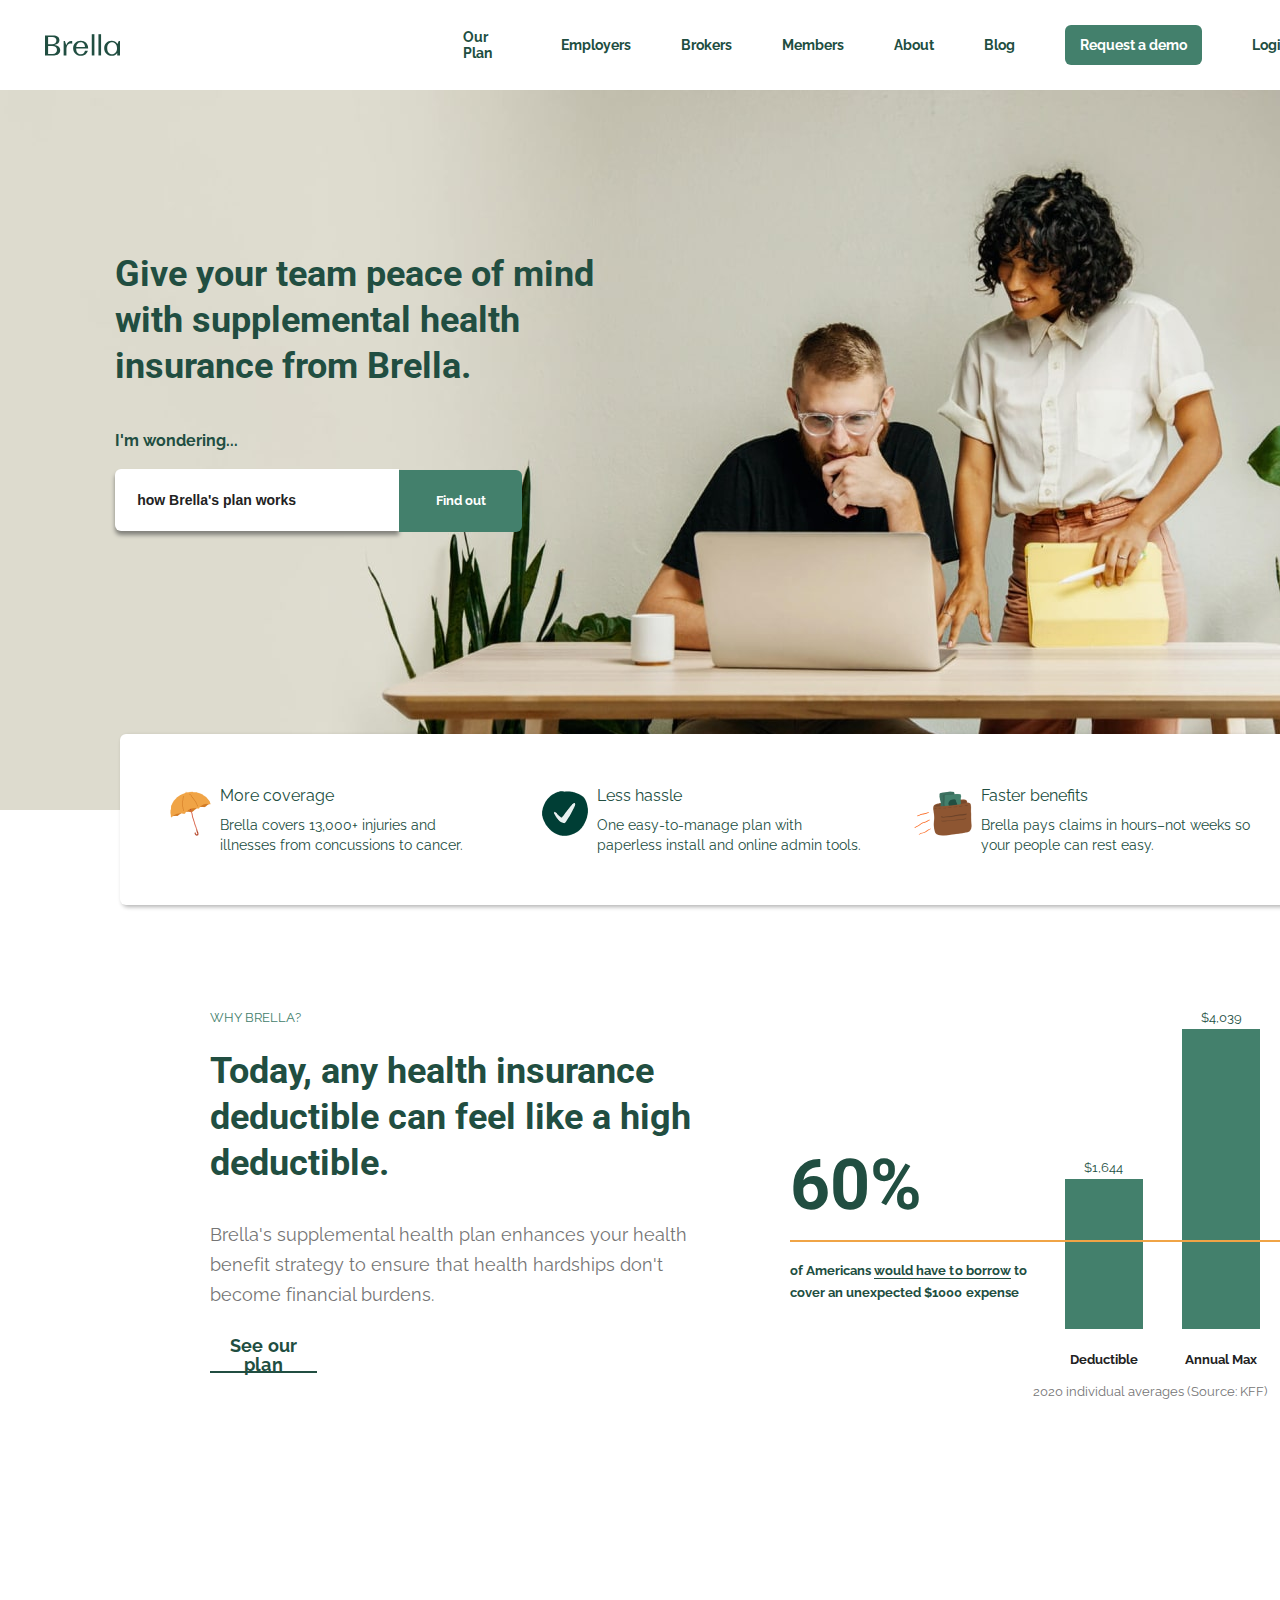
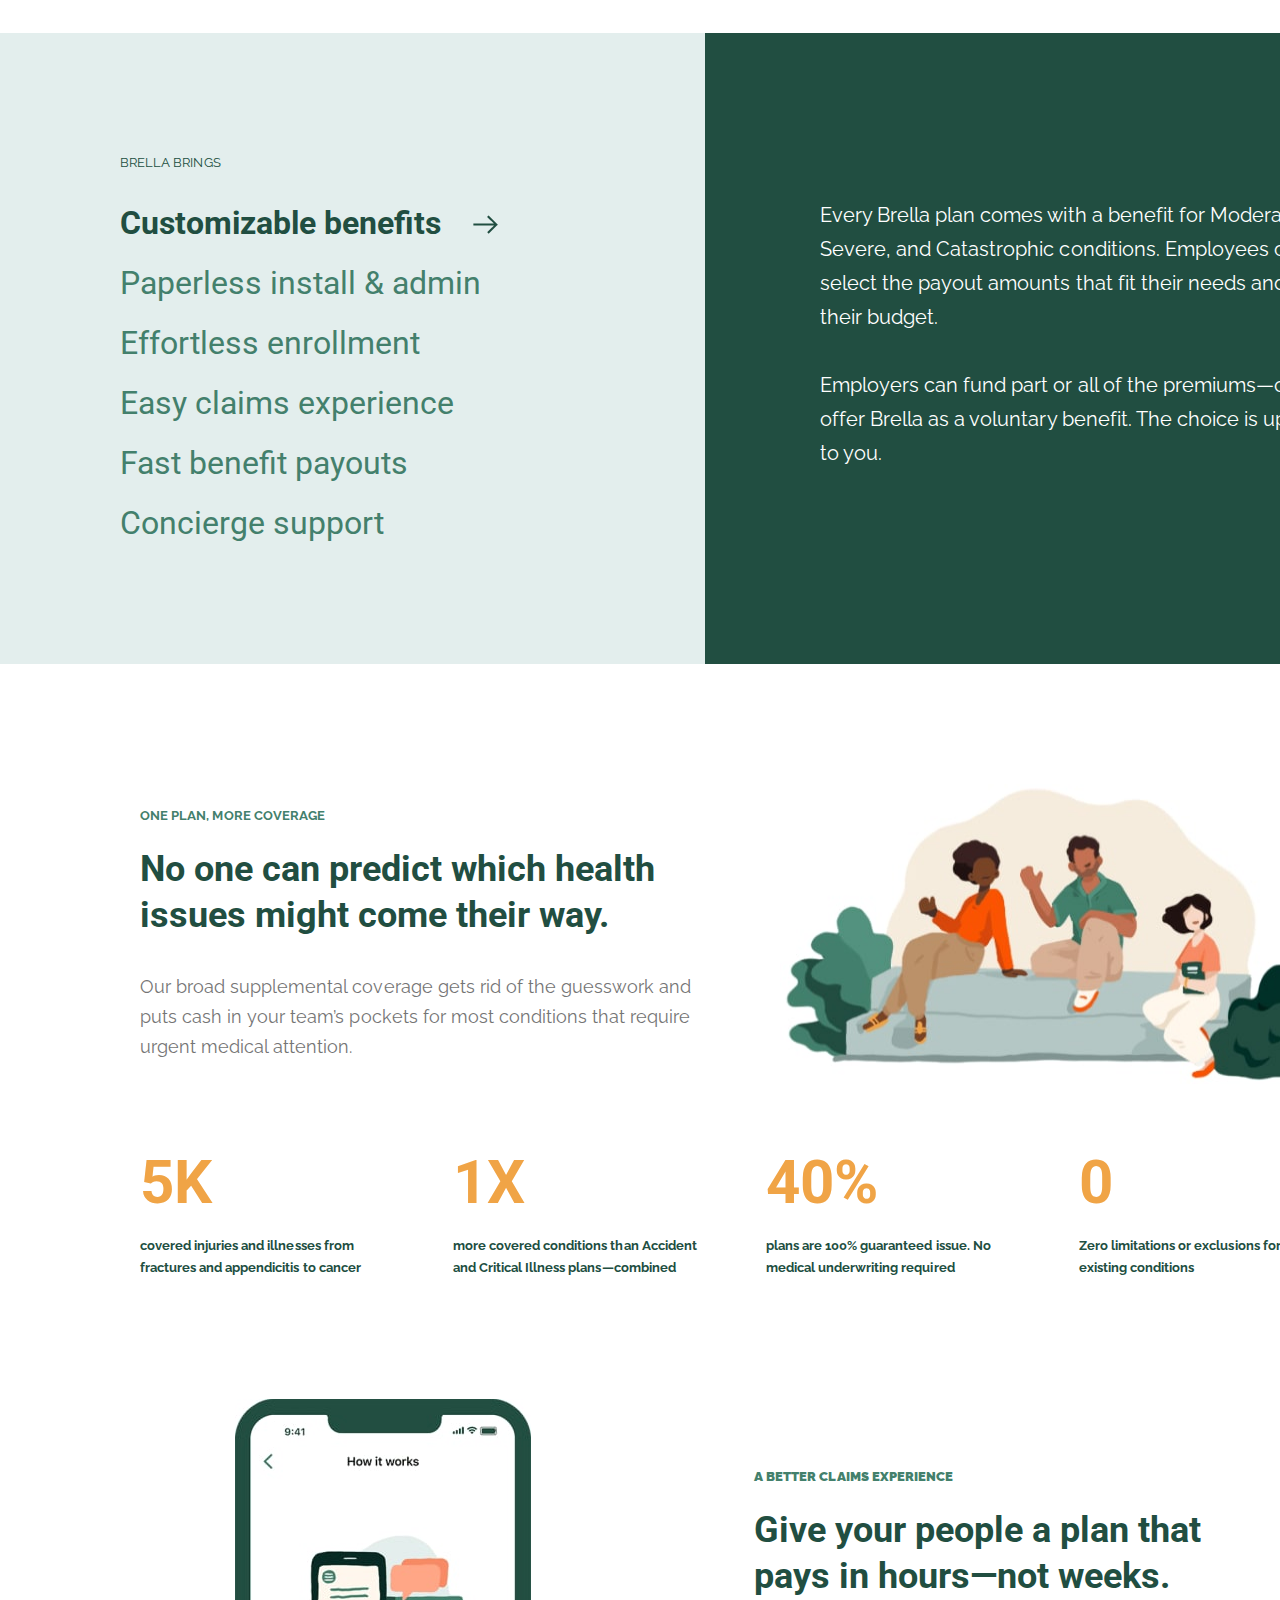
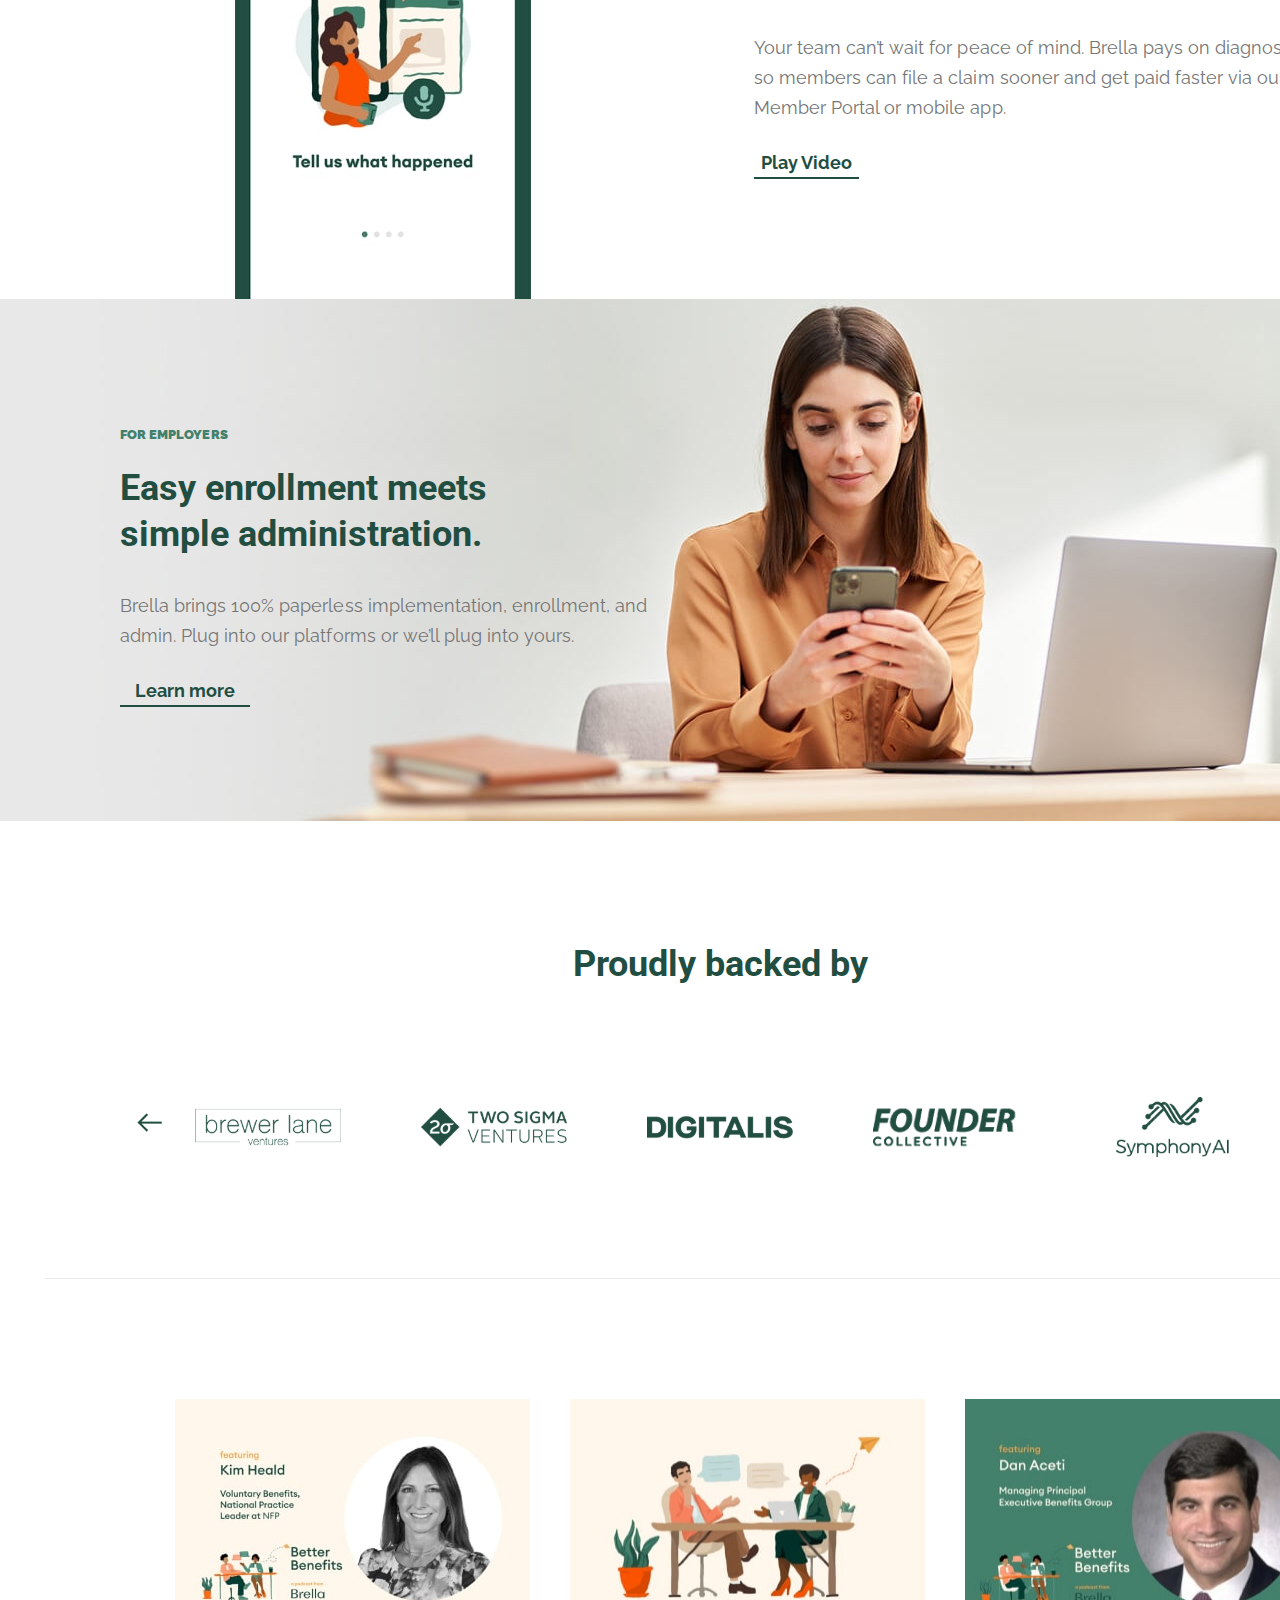
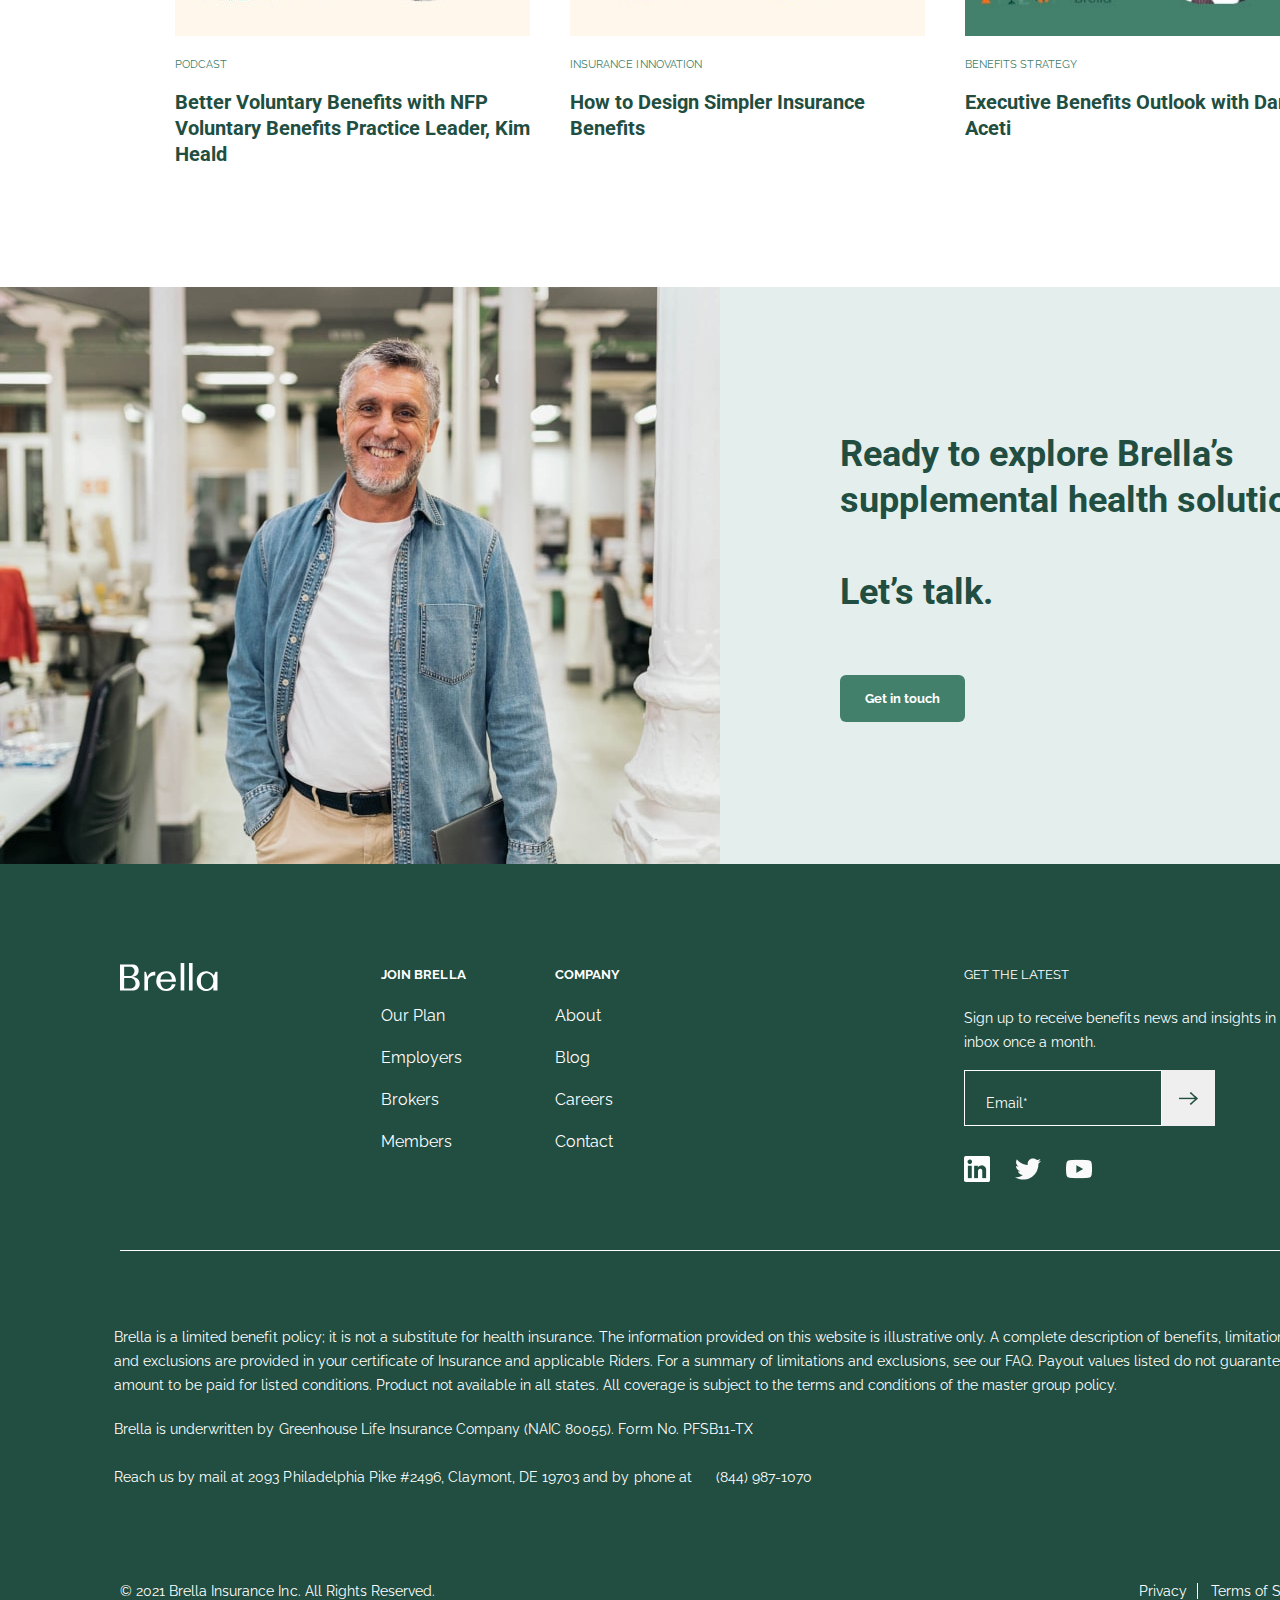
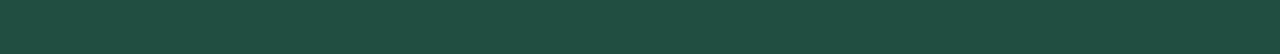
<file: index.html>
<!DOCTYPE html>
<html lang="en">
  <head>
    <meta charset="UTF-8" />
    <meta name="viewport" content="width=device-width, initial-scale=1.0" />
    <link rel="apple-touch-icon" sizes="120x120" href="./image/favicon/apple-touch-icon.png">
    <link rel="icon" type="image/png" sizes="32x32" href="./image/favicon/favicon-32x32.png">
    <link rel="icon" type="image/png" sizes="16x16" href="./image/favicon/favicon-16x16.png">
    <link rel="manifest" href="./image/favicon/site.webmanifest">
    <link rel="mask-icon" href="./image/favicon/safari-pinned-tab.svg" color="#27f4a7">
    <link rel="shortcut icon" href="./image/favicon/favicon.ico">
    <meta name="msapplication-TileColor" content="#27f4a7">
    <meta name="msapplication-config" content="./image/favicon/browserconfig.xml">
    <meta name="theme-color" content="#27f4a7">
    <title>Brella</title>
    <link rel="stylesheet" href="./style/reset.css" />
    <link rel="stylesheet" href="./style/style.css" />
    <link rel="stylesheet" href="./style/responsive_styles.css">
  </head>
  <body>
    <div class="container">
      <header class="header">
        <div class="logo">
          <a href="#!" class="logo-link">
            <img
              src="./image/logo/logo1.svg"
              width="75px"
              height="24px"
              alt="Нет логотипа"
              class="logo__image"
              title="Brella"
            />
          </a>
        </div>


        <nav class="header__nav">
          <ul class="header__menu">
            <li class="header__menu-item">
              <a href="#!" class="header__menu-link" title="Follow the link"
                >Our Plan</a
              >
            </li>
            <li class="header__menu-item">
              <a href="#!" class="header__menu-link" title="Follow the link"
                >Employers</a
              >
            </li>
            <li class="header__menu-item">
              <a href="#!" class="header__menu-link" title="Follow the link"
                >Brokers</a
              >
            </li>
            <li class="header__menu-item">
              <a href="#!" class="header__menu-link" title="Follow the link"
                >Members</a
              >
            </li>
            <li class="header__menu-item">
              <a href="#!" class="header__menu-link" title="Follow the link"
                >About</a
              >
            </li>
            <li class="header__menu-item">
              <a href="#!" class="header__menu-link" title="Follow the link"
                >Blog</a
              >
            </li>
            <li class="header__menu-item">
              <button class="header__menu-btn">
                <a href="#!" class="btn__link" title="Follow the link"
                  >Request a demo</a
                >
              </button>
              <!-- ?СОЗДАТЬ СТРАНИЦУ ВХОДА В ВИДЕ ВКЛАДКИ -->
            </li>
            <li class="header__menu-item">
              <a href="#!" class="header__menu-link arrow--down" title="Login"
                >Login</a
              >
            </li>
            <li class="header__menu-item">
              <a href="./indexru.html" class="header__menu-link" title="RU">EN</a>
            </li>
          </ul>
        </nav>

        <div class="header__burger">
          <div class="burger__line"></div>
          <div class="burger__line"></div>
          <div class="burger__line"></div>
        </div>
        
        <div class="popup">
          <form class="popup__form">
            <div class="form__h3">Your name</div>
            <input class="popup__input" type="text" id="name" placeholder="Your name">
            <div class="form__h3">Your email</div>
            <input class="popup__input" type="email" id="email" placeholder="Your email">
            <div class="form__h3">Your tel</div>
            <input class="popup__input" type="tel" name="tel" id="tel" placeholder="Your tel">
            <button class="popup__btn">Enter</button>
          </form>
        </div>

      </header>
      <main class="wrapper">
        <section id="one" class="intro">
          <div class="intro__wrapper">
            <h1 class="intro__title">
              Give your team peace of mind with supplemental health insurance
              from Brella.
            </h1>
            <form action="/search" method="get" class="intro__form">
              <p class="intro__search-desk">I'm wondering...</p>
              <input
                title="Максимум символов 500"
                maxlength="500"
                type="search"
                name="search"
                id="search__input"
                class="intro__search"
                placeholder="how Brella's plan works"
              />
              <button type="submit" class="intro__btn">Find out</button>
            </form>
          </div>
        </section>
        <aside id="two" class="aside" title="Brella is cool!">
          <div class="aside__block">
            <img
              src="./image/ico/aside1.png"
              alt="Нет изображение"
              class="aside__ico"
              style="max-width: 59px; max-height: 45px"
            />
            <div class="aside__text">
              <h3 class="aside__title">More coverage</h3>
              <p class="aside__desk">
                Brella covers 13,000+ injuries and illnesses from concussions to
                cancer.
              </p>
            </div>
          </div>
          <div class="aside__block">
            <img
              src="./image/ico/aside2.png"
              alt="Нет изображение"
              class="aside__ico"
              style="max-width: 59px; max-height: 45px"
            />
            <div class="aside__text">
              <h3 class="aside__title">Less hassle</h3>
              <p class="aside__desk">
                One easy-to-manage plan with paperless install and online admin
                tools.
              </p>
            </div>
          </div>
          <div class="aside__block">
            <img
              src="./image/ico/aside3.png"
              alt="Нет изображение"
              class="aside__ico"
              style="max-width: 59px; max-height: 45px"
            />
            <div class="aside__text">
              <h3 class="aside__title">Faster benefits</h3>
              <p class="aside__desk">
                Brella pays claims in hours–not weeks so your people can rest
                easy.
              </p>
            </div>
          </div>
        </aside>
        <section id="three" class="wrapper__chart">
          <div class="chart__container">
            <div class="chart__container--left">
              <span class="chart__greetings--left"> Why Brella? </span>
              <h2 class="chart__title--left">
                Today, any health insurance deductible can feel like a high
                deductible.
              </h2>
              <p class="chart__desk--left">
                Brella's supplemental health plan enhances your health benefit
                strategy to ensure that health hardships don't become financial
                burdens.
              </p>
              <button class="chart__btn--left">
                <a href="#!" class="chart__btn--link"> See our plan </a>
              </button>
            </div>
            <div class="chart__container--right">
              <div class="chart__block--int">
                <div class="chart__layout--left">
                  <h2 class="chart__layout--title" title="60%">60%</h2>
                  <p class="chart__layout--desk">
                    of Americans
                    <span class="border__bottom">would have to borrow</span> to
                    cover an unexpected $1000 expense
                  </p>
                </div>
                <div class="chart__line"></div>
                <!--! Линия -->
                <div class="chart__layout--right">
                  <div class="diagram--left">
                    <span class="diagram__num"> $1,644 </span>
                    <div class="diagram--left__rectangle"></div>
                    <!--! Прямоугольник -->
                    <h3 class="diagram__title">Deductible</h3>
                  </div>
                  <div class="diagram--right">
                    <span class="diagram__num"> $4,039 </span>
                    <div class="diagram--right__rectangle"></div>
                    <!--! Прямоугольник -->
                    <h3 class="diagram__title">Annual Max</h3>
                  </div>
                </div>
              </div>
              <span class="chart__end">
                2020 individual averages (Source: KFF)
              </span>
            </div>
          </div>
        </section>
        <section id="four" class="wrapper__text-content">
          <div class="wrapper__text--left">
            <div class="text__block--first">
              <span class="text__block--header"> brella brings </span>
              <h2 class="text__block--h">Customizable benefits</h2>
              <div class="text__block--content">
                <h3 class="content__text--h3">Paperless install & admin</h3>
                <h3 class="content__text--h3">Effortless enrollment</h3>
                <h3 class="content__text--h3">Easy claims experience</h3>
                <h3 class="content__text--h3">Fast benefit payouts</h3>
                <h3 class="content__text--h3">Concierge support</h3>
              </div>
            </div>
          </div>
          <div class="wrapper__text--right">
            <div class="text__block--last">
              <p class="text__dest--first">
                Every Brella plan comes with a benefit for Moderate, Severe, and
                Catastrophic conditions. Employees can select the payout amounts
                that fit their needs and their budget.
              </p>
              <p class="text__desk--last">
                Employers can fund part or all of the premiums—or offer Brella
                as a voluntary benefit. The choice is up to you.
              </p>
            </div>
          </div>
        </section>
        <section id="six" class="wrapper__plane">
          <div class="plane__block--first">
            <div class="plane__block--left">
              <span class="plane__block--header">one plan, more coverage</span>
              <h2 class="plane__block--h2">
                No one can predict which health issues might come their way.
              </h2>
              <p class="plane__block--desk">
                Our broad supplemental coverage gets rid of the guesswork and
                puts cash in your team’s pockets for most conditions that
                require urgent medical attention.
              </p>
            </div>
            <div class="plane__block--right">
              <img
                title="one plan, more coverage"
                src="./image/plane/plane1.jpg"
                alt="Not image"
                class="plane__img"
              />
            </div>
          </div>
          <div class="plane__block--last">
            <div class="plane__info">
              <h3 class="plane__title">5K</h3>
              <p class="plane__desk">
                covered injuries and illnesses from fractures and appendicitis
                to cancer
              </p>
            </div>
            <div class="plane__info">
              <h3 class="plane__title">1X</h3>
              <p class="plane__desk">
                more covered conditions than Accident and Critical Illness
                plans—combined
              </p>
            </div>
            <div class="plane__info">
              <h3 class="plane__title">40%</h3>
              <p class="plane__desk">
                plans are 100% guaranteed issue. No medical underwriting
                required
              </p>
            </div>
            <div class="plane__info">
              <h3 class="plane__title">0</h3>
              <p class="plane__desk">
                Zero limitations or exclusions for pre-existing conditions
              </p>
            </div>
          </div>
        </section>
        <section id="seven" class="wrapper__sheet">
          <div class="sheet__block--left">
            <img
              src="./image/sheet/sheet1.jpg"
              alt="Not image"
              class="sheet__img"
            />
          </div>
          <div class="sheet__block--right">
            <span class="sheet__block--header">a better claims experience</span>
            <h2 class="sheet__block--h2">
              Give your people a plan that pays in hours—not weeks.
            </h2>
            <p class="sheet__block--desk">
              Your team can’t wait for peace of mind. Brella pays on diagnosis,
              so members can file a claim sooner and get paid faster via our
              Member Portal or mobile app.
            </p>
            <button class="sheet__block--btn">Play Video</button>
          </div>
        </section>
        <section id="eight" class="wrapper__employers">
          <div class="employers__block">
            <span class="employers__header">for employers</span>
            <h2 class="employers__h2">
              Easy enrollment meets simple administration.
            </h2>
            <p class="employers__desk">
              Brella brings 100% paperless implementation, enrollment, and
              admin. Plug into our platforms or we’ll plug into yours.
            </p>
            <button class="employers__btn">Learn more</button>
          </div>
        </section>
        <section id="nine" class="wrapper__sponsors">
          <h2 class="sponsors__title">Proudly backed by</h2>
          <div class="sponsors__list">
            <button class="sponsors__btn btn__left">
              <img
                src="./image/sponsors/btn-left.png"
                alt="Left"
                class="list__btn"
              />
            </button>
            <img
              src="./image/sponsors/1.svg"
              alt="No image"
              title="Brewer lane"
              class="sponsors__logo flex"
            />
            <img
              src="./image/sponsors/2.svg"
              alt="No image"
              title="Two sigma"
              class="sponsors__logo flex"
            />
            <img
              src="./image/sponsors/3.svg"
              alt="No image"
              title="Digitalis"
              class="sponsors__logo flex"
            />
            <img
              src="./image/sponsors/4.svg"
              alt="No image"
              title="Founder"
              class="sponsors__logo flex"
            />
            <img
              src="./image/sponsors/5.svg"
              alt="No image"
              title="SymphonyAl"
              class="sponsors__logo flex"
            />
            <button class="sponsors__btn btn__right">
              <img
                src="./image/sponsors/btn-right.png"
                alt="Right"
                class="list__btn"
              />
            </button>
          </div>
          <div class="sponsors__bottom"></div>
        </section>
        <section id="ten" class="wrapper__cards">
          <div class="wrapper__cards--container">
            <div class="wrapper__card">
              <img
                src="./image/cards/1.jpg"
                alt="Not image"
                class="card__pic"
              />
              <p class="card__span">Podcast</p>
              <h3 class="card__title">
                Better Voluntary Benefits with NFP Voluntary Benefits Practice
                Leader, Kim Heald
              </h3>
            </div>
            <div class="wrapper__card">
              <img
                src="./image/cards/2.jpg"
                alt="Not image"
                class="card__pic"
              />
              <p class="card__span">Insurance Innovation</p>
              <h3 class="card__title">
                How to Design Simpler Insurance Benefits
              </h3>
            </div>
            <div class="wrapper__card">
              <img
                src="./image/cards/3.jpg"
                alt="Not image"
                class="card__pic"
              />
              <p class="card__span">Benefits Strategy</p>
              <h3 class="card__title">
                Executive Benefits Outlook with Dan Aceti
              </h3>
            </div>
          </div>
        </section>
        <section id="eleven" class="wrapper__contacts">
          <div class="wrapper__contacts--container">
            <div class="wrapper__contacts--left">
              <img
                src="./image/contacts/1.jpg"
                alt="No image"
                class="contacts__pic"
              />
            </div>
            <div class="wrapper__contacts--right">
              <div class="wrapper__contacts--text">
                <h2 class="contacts__title">
                  Ready to explore Brella’s supplemental health solution?
                </h2>
                <span class="contacts__text">Let’s talk.</span>
                <button class="contacts__btn">Get in touch</button>
              </div>
            </div>
          </div>
        </section>
      </main>
      <footer class="footer">
        <div class="footer__container">
          <div class="footer__container--top">
            <!-- ? Верхний контейнер -->
            <div class="footer__nav">
              <div class="footer__nav--list footer__logo">
                <img
                  src="./image/logo/logo2.svg"
                  alt="Brella"
                  class="footer__logo--pic"
                />
              </div>
              <div class="footer__nav--list">
                <h4 class="nav__title">Join Brella</h4>
                <ul class="footer__ul">
                  <li class="footer__li--item">
                    <a class="footer__li--link" href="#!">Our Plan</a>
                  </li>
                  <li class="footer__li--item">
                    <a class="footer__li--link" href="#!">Employers</a>
                  </li>
                  <li class="footer__li--item">
                    <a class="footer__li--link" href="#!">Brokers</a>
                  </li>
                  <li class="footer__li--item">
                    <a class="footer__li--link" href="#!">Members</a>
                  </li>
                </ul>
              </div>
              <div class="footer__nav--list">
                <h4 class="nav__title">Company</h4>
                <ul class="footer__ul">
                  <li class="footer__li--item">
                    <a class="footer__li--link" href="#!">About</a>
                  </li>
                  <li class="footer__li--item">
                    <a class="footer__li--link" href="#!">Blog</a>
                  </li>
                  <li class="footer__li--item">
                    <a class="footer__li--link" href="#!">Careers</a>
                  </li>
                  <li class="footer__li--item">
                    <a class="footer__li--link" href="#!">Contact</a>
                  </li>
                </ul>
              </div>
            </div>
            <div class="footer__form">
                <span class="form__title">Get the latest</span>
                <p class="form__text">
                  Sign up to receive benefits news and insights in your inbox
                  once a month.
                </p>
              <form action="/email" method="post" class="footer__form--element">
                <input title="Enter email" type="email" placeholder="Email*" name="email" class="footer__form--input">
                <button title="Enter email" type="submit" class="footer__form--btn">
                    <img src="./image/ico/vr1.png" alt="Submit" class="btn__vector">
                </button>
              </form>
              <div class="footer__forms--icon">
                <a href="#!" class="form__ico--link"><img src="./image/ico/footer-ico1.png" alt="Not image" class="form__ico"></a>
                <a href="#!" class="form__ico--link"><img src="./image/ico/footer-ico2.png" alt="Not image" class="form__ico"></a>
                <a href="#!" class="form__ico--link"><img src="./image/ico/footer-ico3.png" alt="Not image" class="form__ico"></a>
              </div>
            </div>
          </div>
          <div class="footer__gap"></div>
          <!-- ! Разделитель -->
          <div class="footer__container--bottom">
            <div class="footer__bottom__text">
                <p class="bottom__desk--one">
                    Brella is a limited benefit policy; it is not a substitute for health insurance. The information provided on this website is illustrative only. A complete description of benefits, limitations, and exclusions are provided in your certificate of Insurance and applicable Riders. For a summary of limitations and exclusions, see our FAQ. Payout values listed do not guarantee an amount to be paid for listed conditions. Product not available in all states. All coverage is subject to the terms and conditions of the master group policy.
                </p>
                <p class="bottom__desk--two">
                    Brella is underwritten by Greenhouse Life Insurance Company (NAIC 80055). Form No. PFSB11-TX
                </p>
                <p class="bottom__desk--three">
                    Reach us by mail at 2093 Philadelphia Pike #2496, Claymont, DE 19703 and by phone at <span class="footer__tel">(844) 987-1070</span>
                </p>
            </div>
            <div class="footer__company">
                <div class="footer__company--title"><span class="footer__company--name">© 2021 Brella Insurance Inc. All Rights Reserved.</span></div>
                <div class="privacy-policy__content">
                    <a href="#!" class="privacy-policy">Privacy</a>
                    <a href="#!" class="terms-of-use">Terms of Service</a>
                </div>
            </div>
          </div>
          <!-- ! Нижний контенер -->
        </div>
      </footer>
    </div>
    <!-- container -->
    <script src="./js/script.js"></script>
  </body>
</html>
</file>
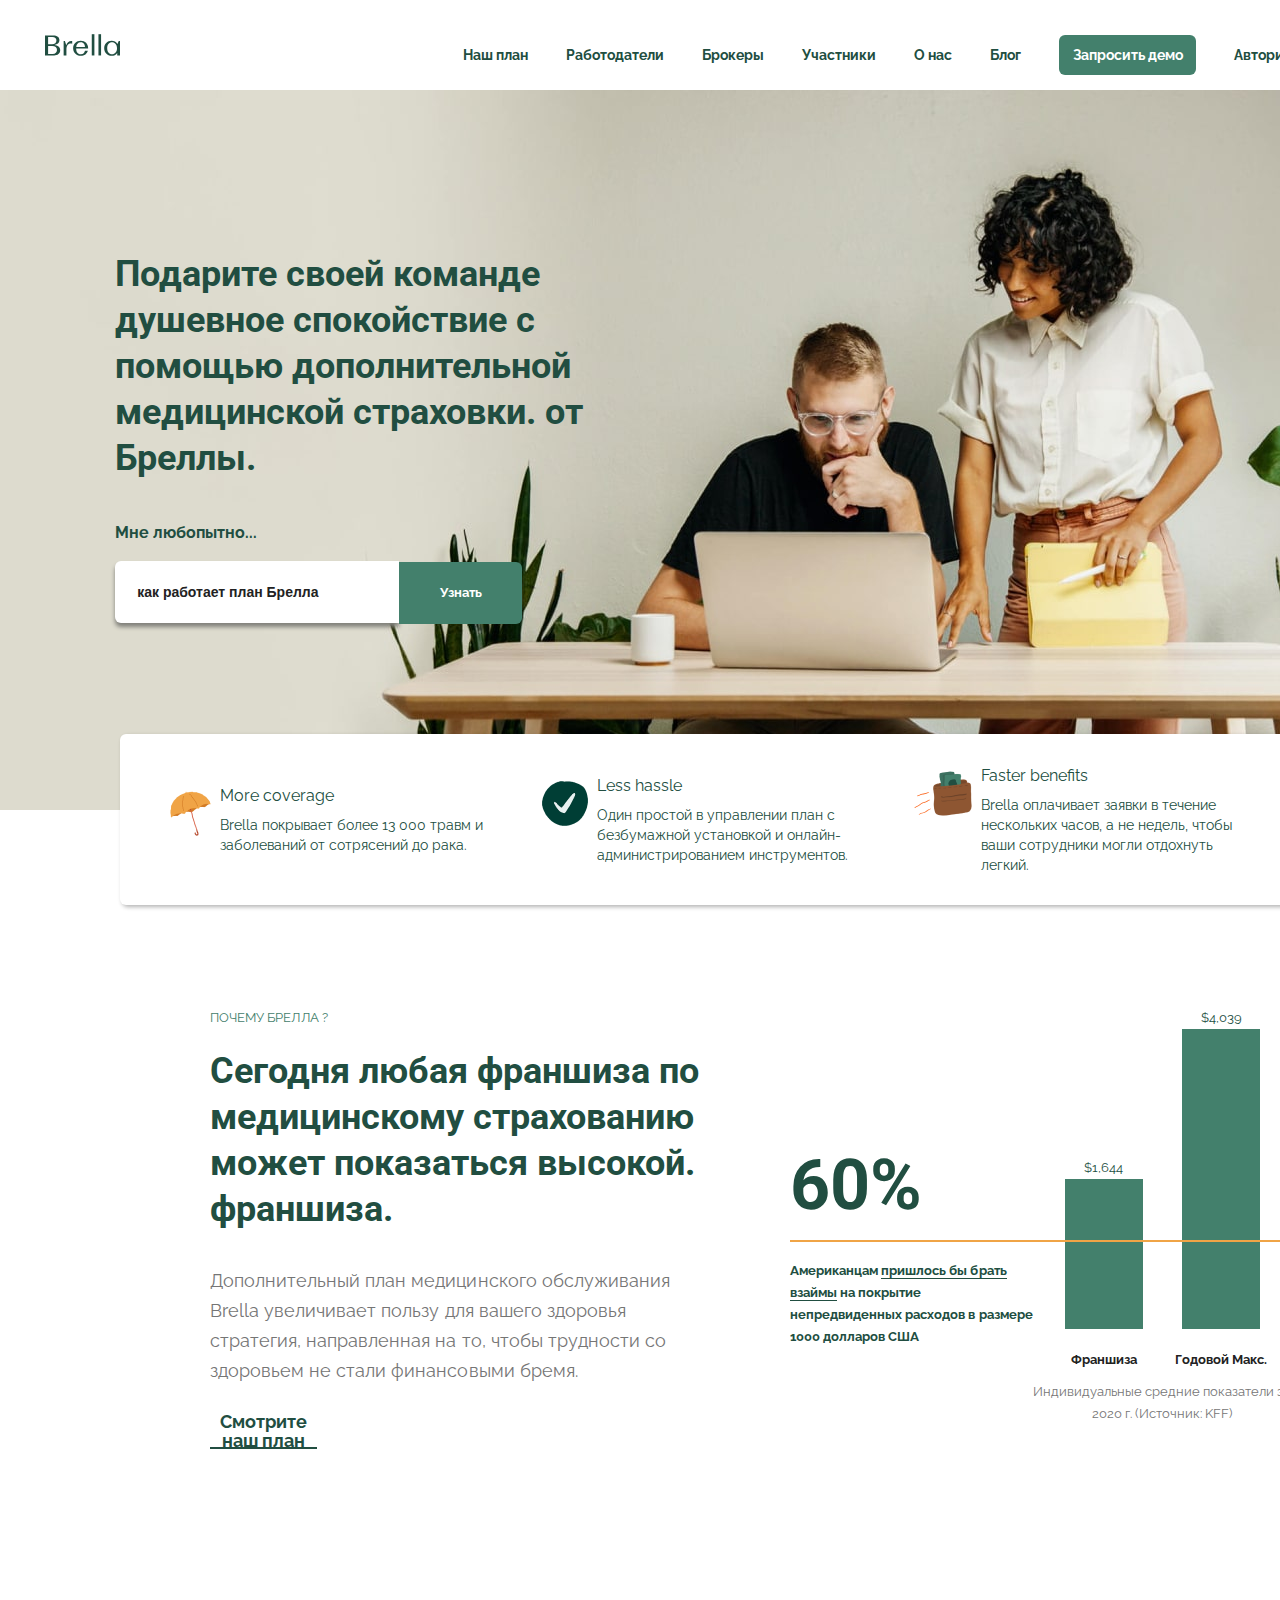
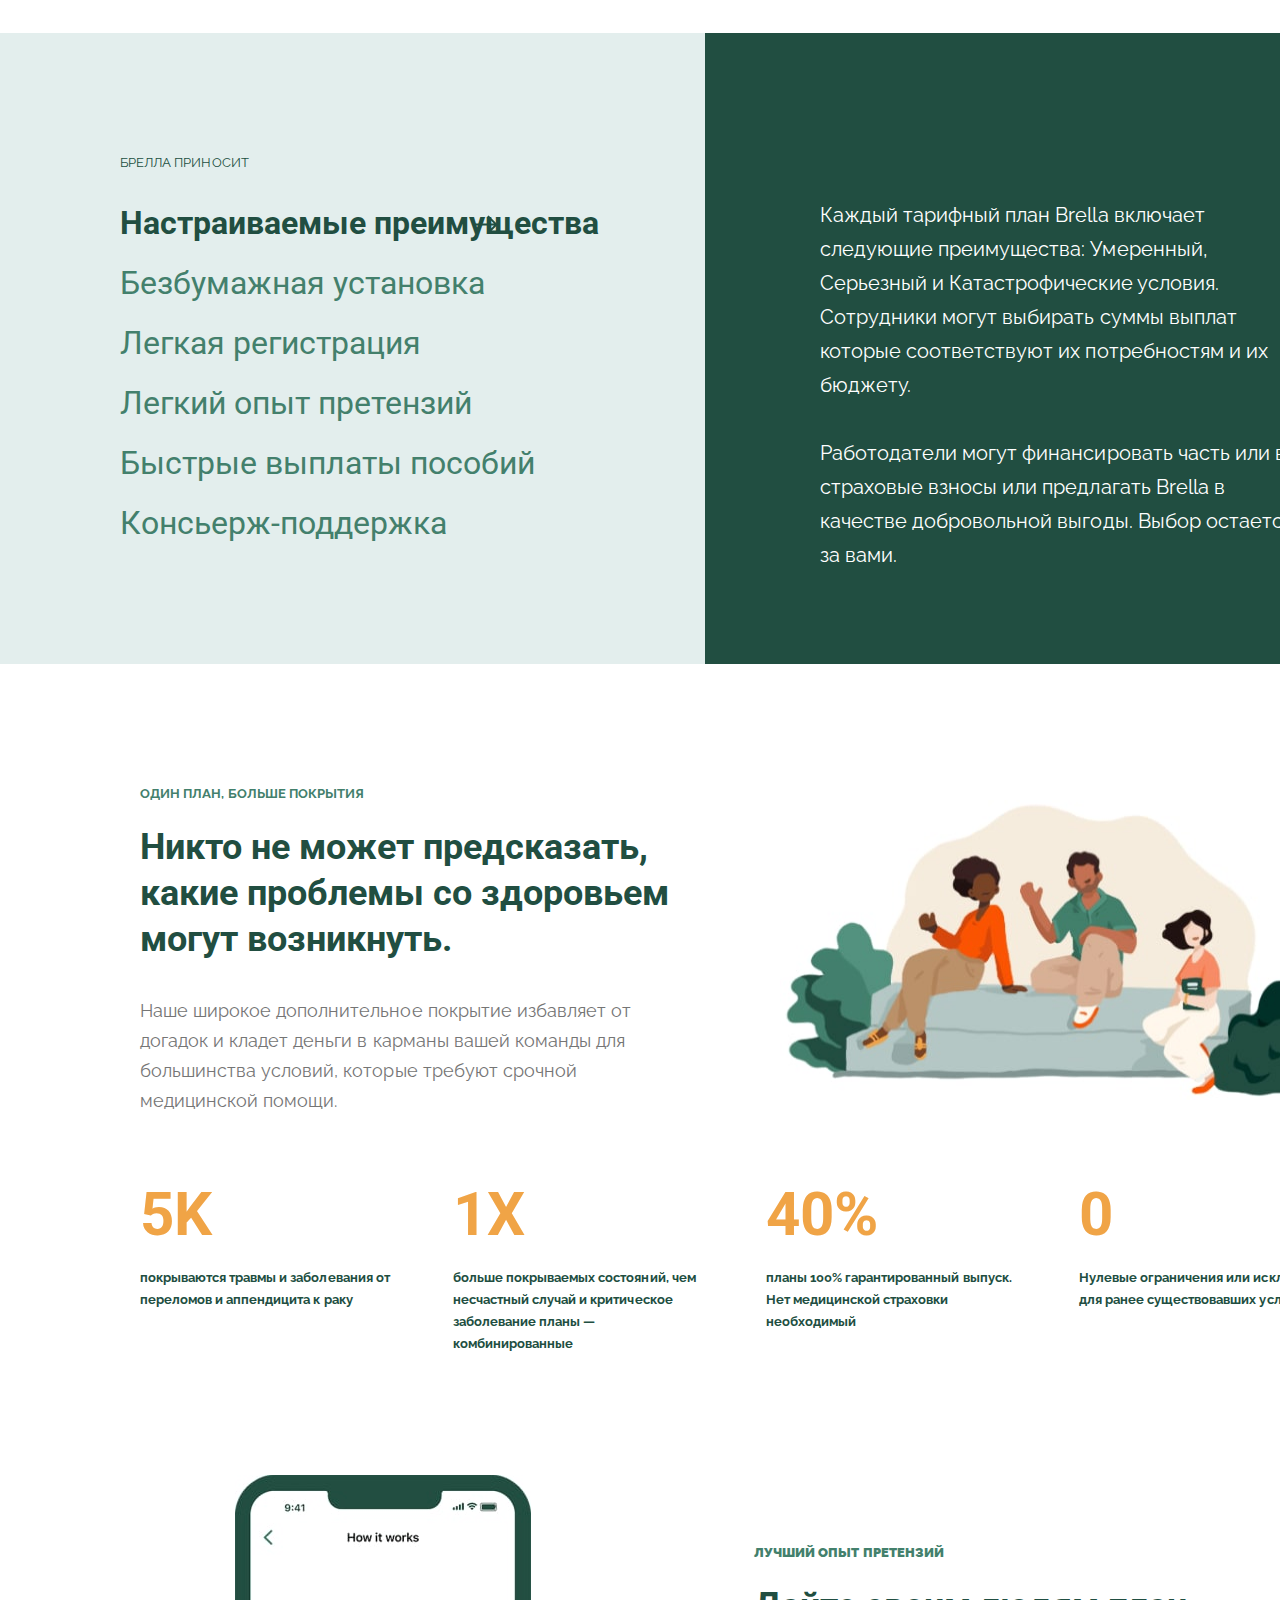
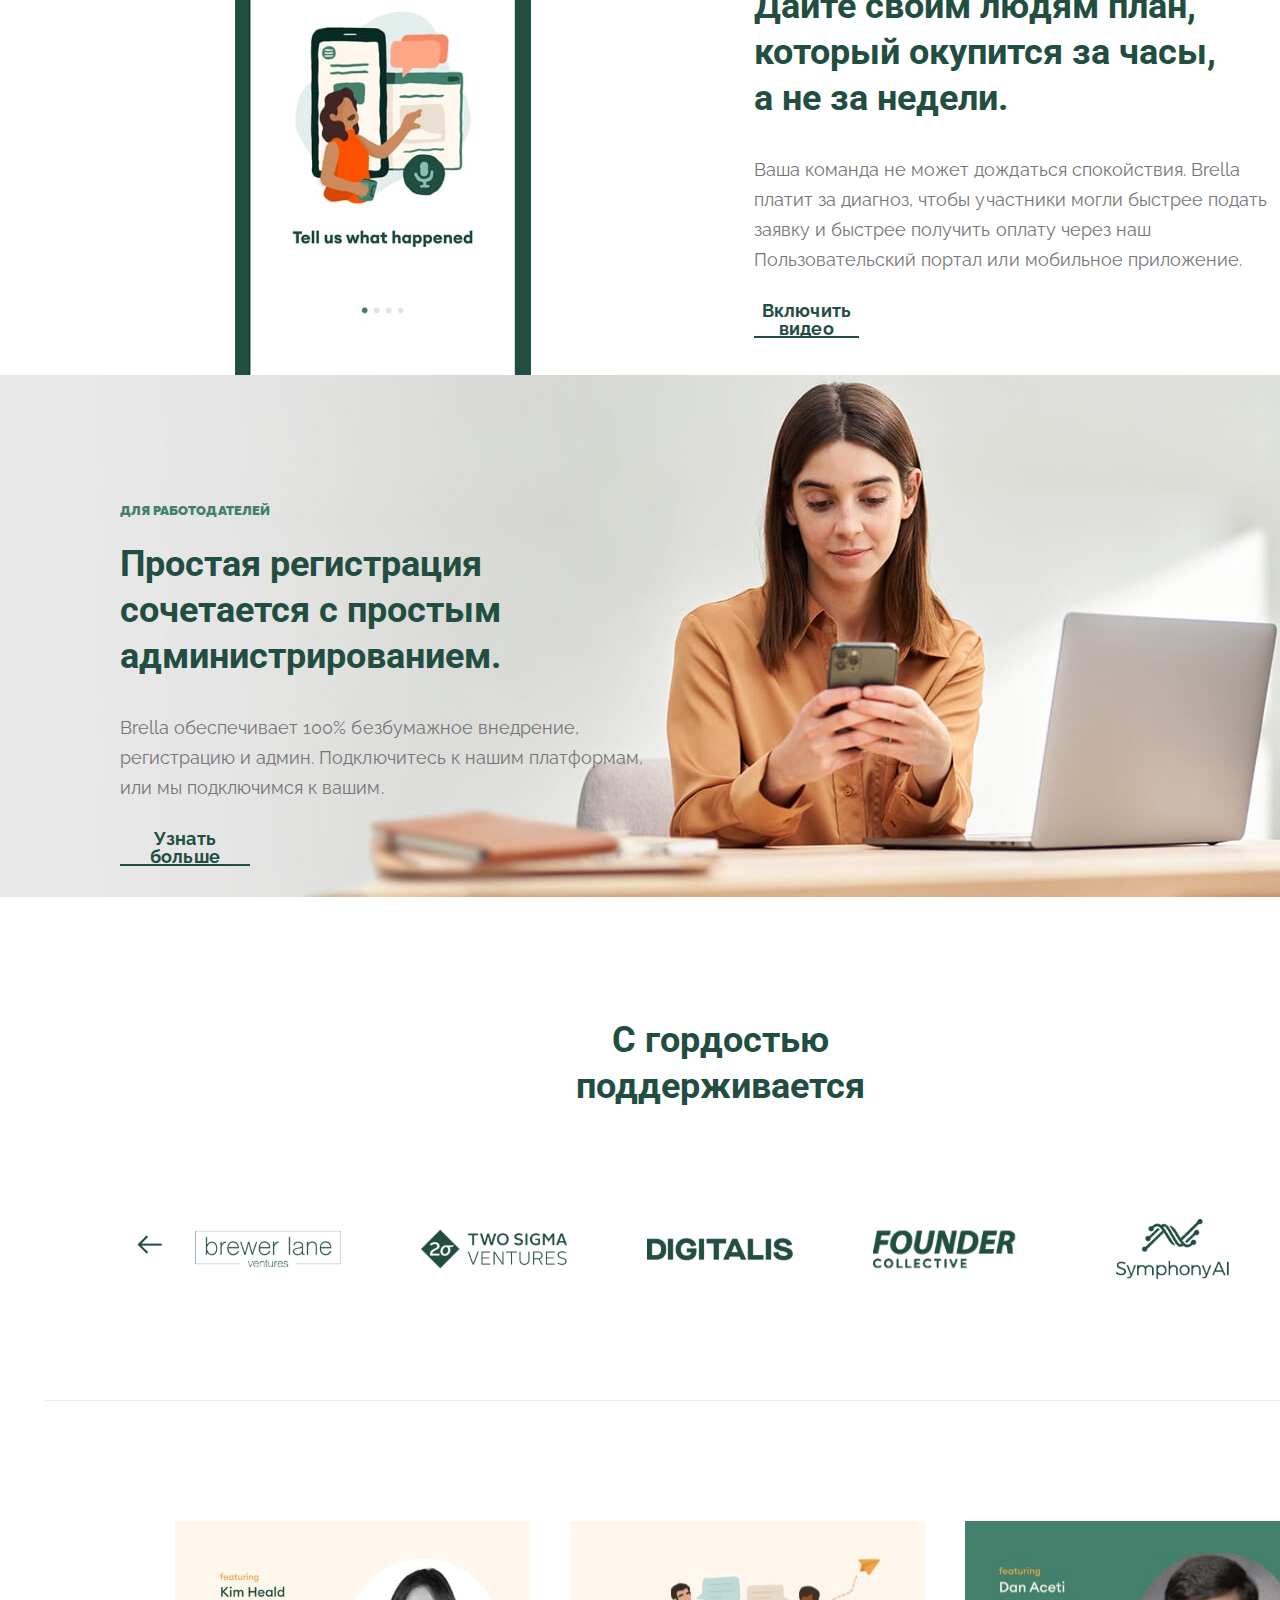
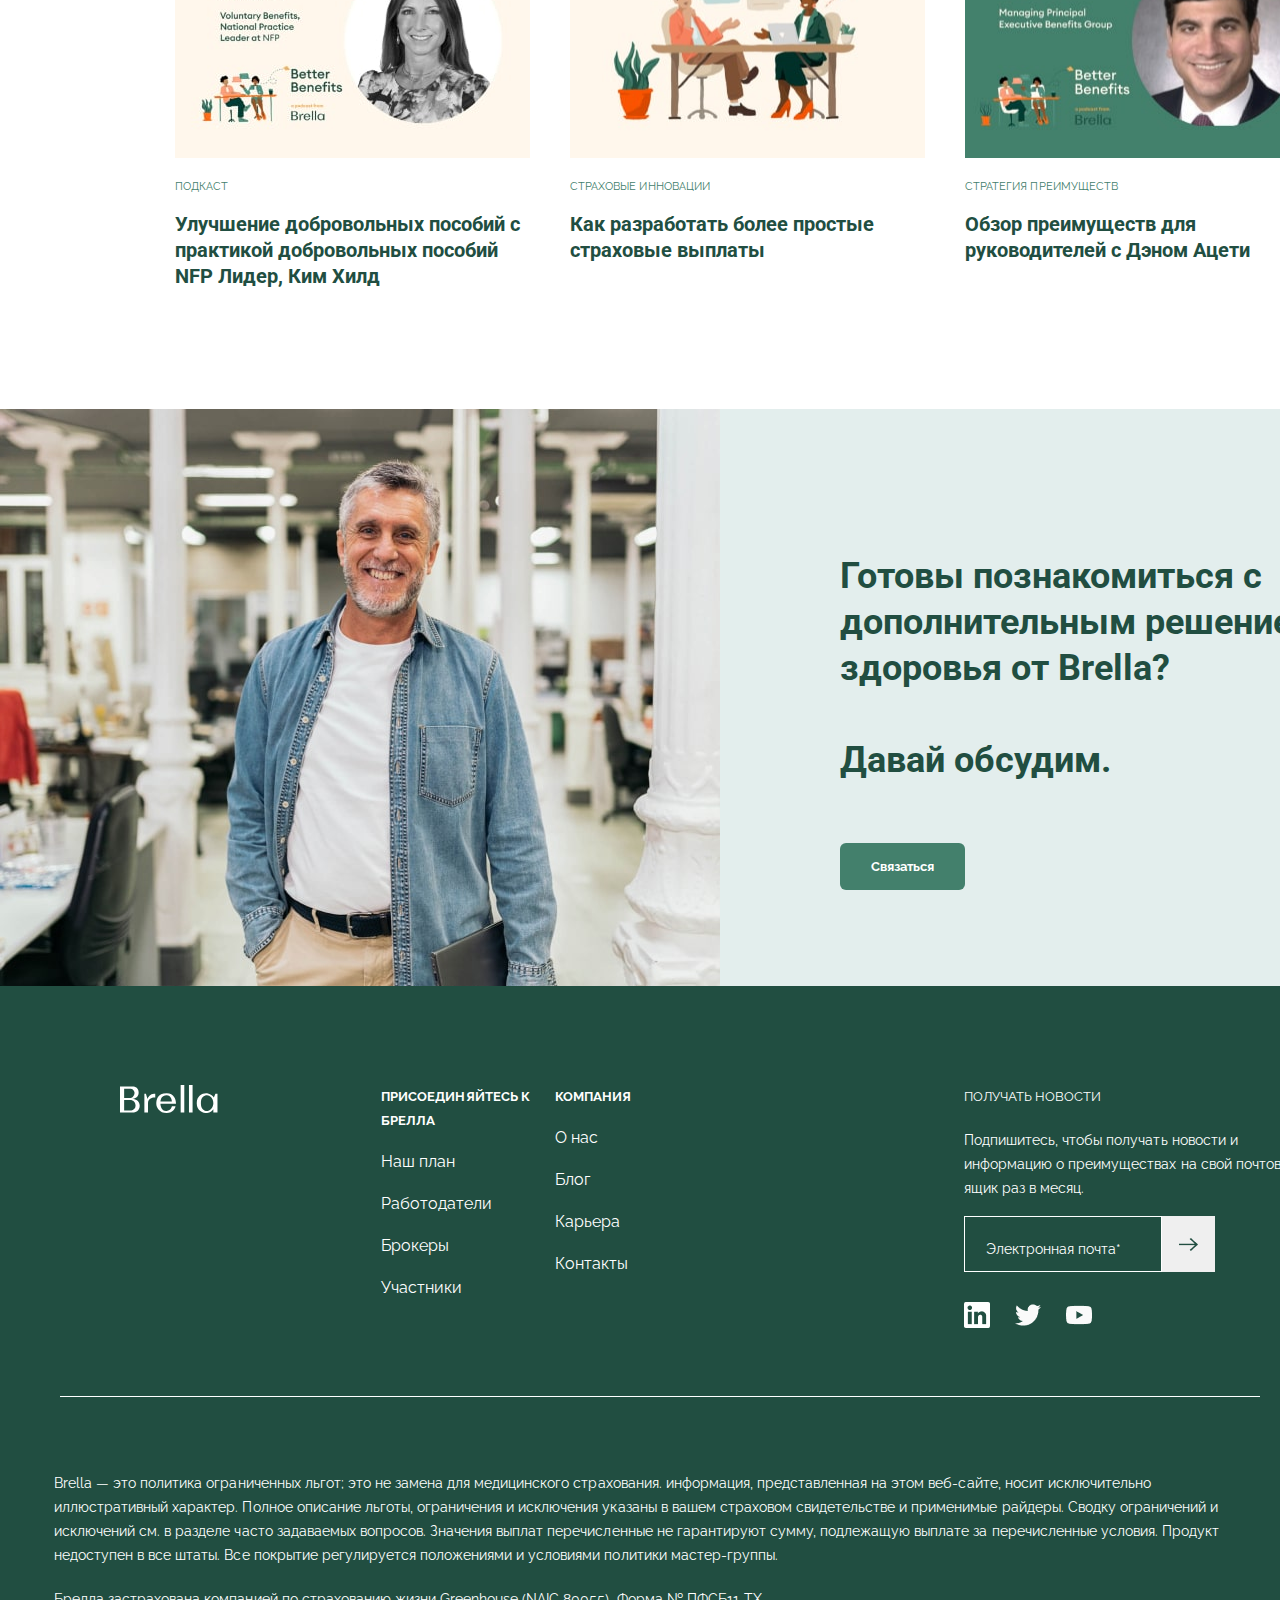
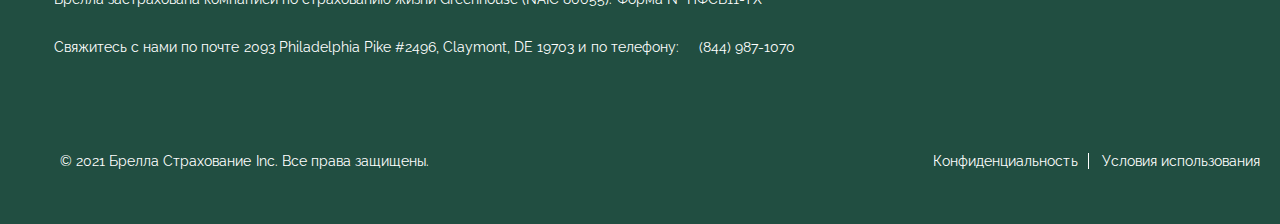
<file: indexru.html>
<!DOCTYPE html>
<html lang="ru">

<head>
    <meta charset="UTF-8" />
    <meta name="viewport" content="width=device-width, initial-scale=1.0" />
    <link rel="apple-touch-icon" sizes="120x120" href="./image/favicon/apple-touch-icon.png">
    <link rel="icon" type="image/png" sizes="32x32" href="./image/favicon/favicon-32x32.png">
    <link rel="icon" type="image/png" sizes="16x16" href="./image/favicon/favicon-16x16.png">
    <link rel="manifest" href="./image/favicon/site.webmanifest">
    <link rel="mask-icon" href="./image/favicon/safari-pinned-tab.svg" color="#27f4a7">
    <link rel="shortcut icon" href="./image/favicon/favicon.ico">
    <meta name="msapplication-TileColor" content="#27f4a7">
    <meta name="msapplication-config" content="./image/favicon/browserconfig.xml">
    <meta name="theme-color" content="#27f4a7">
    <title>Брелла</title>
    <link rel="stylesheet" href="./style/reset.css" />
    <link rel="stylesheet" href="./style/style_ru.css" />
</head>

<body>
    <div class="container">
        <header class="header">
            <div class="logo">
                <a href="#!" class="logo-link">
                    <img src="./image/logo/logo1.svg" width="75px" height="24px" alt="Нет логотипа" class="logo__image"
                        title="Brella" />
                </a>
            </div>
            <nav class="header__nav">
                <ul class="header__menu">
                    <li class="header__menu-item">
                        <a href="#!" class="header__menu-link" title="Перейти по ссылке">Наш план</a>
                    </li>
                    <li class="header__menu-item">
                        <a href="#!" class="header__menu-link" title="Перейти по ссылке">Работодатели</a>
                    </li>
                    <li class="header__menu-item">
                        <a href="#!" class="header__menu-link" title="Перейти по ссылке">Брокеры</a>
                    </li>
                    <li class="header__menu-item">
                        <a href="#!" class="header__menu-link" title="Перейти по ссылке">Участники</a>
                    </li>
                    <li class="header__menu-item">
                        <a href="#!" class="header__menu-link" title="Перейти по ссылке">О нас</a>
                    </li>
                    <li class="header__menu-item">
                        <a href="#!" class="header__menu-link" title="Перейти по ссылке">Блог</a>
                    </li>
                    <li class="header__menu-item">
                        <button class="header__menu-btn">
                            <a href="#!" class="btn__link" title="Перейти по ссылке">Запросить демо</a>
                        </button>
                        <!-- ?СОЗДАТЬ СТРАНИЦУ ВХОДА В ВИДЕ ВКЛАДКИ -->
                    </li>
                    <li class="header__menu-item">
                        <a href="#!" class="header__menu-link arrow--down" title="Login">Авторизоваться</a>
                    </li>
                    <li class="header__menu-item">
                        <a href="./index.html" class="header__menu-link" title="EN">RU</a>
                    </li>
                </ul>
            </nav>

        </header>
        <main class="wrapper">
            <section class="intro">
                <div class="intro__wrapper">
                    <h1 class="intro__title">
                        Подарите своей команде душевное спокойствие с помощью дополнительной медицинской страховки.
                        от Бреллы.
                    </h1>
                    <form action="/search" method="get" class="intro__form">
                        <p class="intro__search-desk">Мне любопытно...</p>
                        <input title="Максимум символов 500" maxlength="500" type="search" name="search"
                            id="search__input" class="intro__search" placeholder="как работает план Брелла" />
                        <button type="submit" class="intro__btn">Узнать</button>
                    </form>
                </div>
            </section>
            <aside class="aside" title="Brella is cool!">
                <div class="aside__block">
                    <img src="./image/ico/aside1.png" alt="Нет изображение" class="aside__ico"
                        style="max-width: 59px; max-height: 45px;" />
                    <div class="aside__text">
                        <h3 class="aside__title">More coverage</h3>
                        <p class="aside__desk">
                            Brella покрывает более 13 000 травм и заболеваний от сотрясений до
                            рака.
                        </p>
                    </div>
                </div>
                <div class="aside__block">
                    <img src="./image/ico/aside2.png" alt="Нет изображение" class="aside__ico"
                        style="max-width: 59px; max-height: 45px" />
                    <div class="aside__text">
                        <h3 class="aside__title">Less hassle</h3>
                        <p class="aside__desk">
                            Один простой в управлении план с безбумажной установкой и онлайн-администрированием
                            инструментов.
                        </p>
                    </div>
                </div>
                <div class="aside__block">
                    <img src="./image/ico/aside3.png" alt="Нет изображение" class="aside__ico"
                        style="max-width: 59px; max-height: 45px" />
                    <div class="aside__text">
                        <h3 class="aside__title">Faster benefits</h3>
                        <p class="aside__desk">
                            Brella оплачивает заявки в течение нескольких часов, а не недель, чтобы ваши сотрудники
                            могли отдохнуть
                            легкий.
                        </p>
                    </div>
                </div>
            </aside>
            <section class="wrapper__chart">
                <div class="chart__container">
                    <div class="chart__container--left">
                        <span class="chart__greetings--left"> Почему Брелла ? </span>
                        <h2 class="chart__title--left">
                            Сегодня любая франшиза по медицинскому страхованию может показаться высокой.
                            франшиза.
                        </h2>
                        <p class="chart__desk--left">
                            Дополнительный план медицинского обслуживания Brella увеличивает пользу для вашего здоровья
                            стратегия, направленная на то, чтобы трудности со здоровьем не стали финансовыми
                            бремя.
                        </p>
                        <button class="chart__btn--left">
                            <a href="#!" class="chart__btn--link"> Смотрите наш план </a>
                        </button>
                    </div>
                    <div class="chart__container--right">
                        <div class="chart__block--int">
                            <div class="chart__layout--left">
                                <h2 class="chart__layout--title" title="60%">60%</h2>
                                <p class="chart__layout--desk">
                                    Американцам
                                    <span class="border__bottom">пришлось бы брать взаймы</span> на
                                    покрытие непредвиденных расходов в размере 1000 долларов США
                                </p>
                            </div>
                            <div class="chart__line"></div>
                            <!--! Линия -->
                            <div class="chart__layout--right">
                                <div class="diagram--left">
                                    <span class="diagram__num"> $1,644 </span>
                                    <div class="diagram--left__rectangle"></div>
                                    <!--! Прямоугольник -->
                                    <h3 class="diagram__title">Франшиза</h3>
                                </div>
                                <div class="diagram--right">
                                    <span class="diagram__num"> $4,039 </span>
                                    <div class="diagram--right__rectangle"></div>
                                    <!--! Прямоугольник -->
                                    <h3 class="diagram__title">Годовой Макс.</h3>
                                </div>
                            </div>
                        </div>
                        <span class="chart__end">
                            Индивидуальные средние показатели за 2020 г. (Источник: KFF)
                        </span>
                    </div>
                </div>
            </section>
            <section class="wrapper__text-content">
                <div class="wrapper__text--left">
                    <div class="text__block--first">
                        <span class="text__block--header"> брелла приносит </span>
                        <h2 class="text__block--h">Настраиваемые преимущества</h2>
                        <div class="text__block--content">
                            <h3 class="content__text--h3">Безбумажная установка</h3>
                            <h3 class="content__text--h3">Легкая регистрация</h3>
                            <h3 class="content__text--h3">Легкий опыт претензий</h3>
                            <h3 class="content__text--h3">Быстрые выплаты пособий</h3>
                            <h3 class="content__text--h3">Консьерж-поддержка</h3>
                        </div>
                    </div>
                </div>
                <div class="wrapper__text--right">
                    <div class="text__block--last">
                        <p class="text__dest--first">
                            Каждый тарифный план Brella включает следующие преимущества: Умеренный, Серьезный и
                             Катастрофические условия. Сотрудники могут выбирать суммы выплат
                             которые соответствуют их потребностям и их бюджету.
                        </p>
                        <p class="text__desk--last">
                            Работодатели могут финансировать часть или все страховые взносы или предлагать Brella
                             в качестве добровольной выгоды. Выбор остается за вами.
                        </p>
                    </div>
                </div>
            </section>
            <section class="wrapper__plane">
                <div class="plane__block--first">
                    <div class="plane__block--left">
                        <span class="plane__block--header">один план, больше покрытия</span>
                        <h2 class="plane__block--h2">
                            Никто не может предсказать, какие проблемы со здоровьем могут возникнуть.
                        </h2>
                        <p class="plane__block--desk">
                            Наше широкое дополнительное покрытие избавляет от догадок и
                             кладет деньги в карманы вашей команды для большинства условий, которые
                             требуют срочной медицинской помощи.
                        </p>
                    </div>
                    <div class="plane__block--right">
                        <img title="one plan, more coverage" src="./image/plane/plane1.jpg" alt="Not image"
                            class="plane__img" />
                    </div>
                </div>
                <div class="plane__block--last">
                    <div class="plane__info">
                        <h3 class="plane__title">5K</h3>
                        <p class="plane__desk">
                            покрываются травмы и заболевания от переломов и аппендицита
                             к раку
                        </p>
                    </div>
                    <div class="plane__info">
                        <h3 class="plane__title">1X</h3>
                        <p class="plane__desk">
                            больше покрываемых состояний, чем несчастный случай и критическое заболевание
                             планы — комбинированные
                        </p>
                    </div>
                    <div class="plane__info">
                        <h3 class="plane__title">40%</h3>
                        <p class="plane__desk">
                            планы 100% гарантированный выпуск. Нет медицинской страховки
                             необходимый
                        </p>
                    </div>
                    <div class="plane__info">
                        <h3 class="plane__title">0</h3>
                        <p class="plane__desk">
                            Нулевые ограничения или исключения для ранее существовавших условий
                        </p>
                    </div>
                </div>
            </section>
            <section class="wrapper__sheet">
                <div class="sheet__block--left">
                    <img src="./image/sheet/sheet1.jpg" alt="Not image" class="sheet__img" />
                </div>
                <div class="sheet__block--right">
                    <span class="sheet__block--header">лучший опыт претензий</span>
                    <h2 class="sheet__block--h2">
                        Дайте своим людям план, который окупится за часы, а не за недели.
                    </h2>
                    <p class="sheet__block--desk">
                        Ваша команда не может дождаться спокойствия. Brella платит за диагноз,
                         чтобы участники могли быстрее подать заявку и быстрее получить оплату через наш
                         Пользовательский портал или мобильное приложение.
                    </p>
                    <button class="sheet__block--btn">Включить видео</button>
                </div>
            </section>
            <section class="wrapper__employers">
                <div class="employers__block">
                    <span class="employers__header">для работодателей</span>
                    <h2 class="employers__h2">
                        Простая регистрация сочетается с простым администрированием.
                    </h2>
                    <p class="employers__desk">
                        Brella обеспечивает 100% безбумажное внедрение, регистрацию и
                         админ. Подключитесь к нашим платформам, или мы подключимся к вашим.
                    </p>
                    <button class="employers__btn">Узнать больше</button>
                </div>
            </section>
            <section class="wrapper__sponsors">
                <h2 class="sponsors__title">С гордостью поддерживается</h2>
                <div class="sponsors__list">
                    <button class="sponsors__btn btn__left">
                        <img src="./image/sponsors/btn-left.png" alt="Left" class="list__btn" />
                    </button>
                    <img src="./image/sponsors/1.svg" alt="No image" title="Brewer lane" class="sponsors__logo flex" />
                    <img src="./image/sponsors/2.svg" alt="No image" title="Two sigma" class="sponsors__logo flex" />
                    <img src="./image/sponsors/3.svg" alt="No image" title="Digitalis" class="sponsors__logo flex" />
                    <img src="./image/sponsors/4.svg" alt="No image" title="Founder" class="sponsors__logo flex" />
                    <img src="./image/sponsors/5.svg" alt="No image" title="SymphonyAl" class="sponsors__logo flex" />
                    <button class="sponsors__btn btn__right">
                        <img src="./image/sponsors/btn-right.png" alt="Right" class="list__btn" />
                    </button>
                </div>
                <div class="sponsors__bottom"></div>
            </section>
            <section class="wrapper__cards">
                <div class="wrapper__cards--container">
                    <div class="wrapper__card">
                        <img src="./image/cards/1.jpg" alt="Not image" class="card__pic" />
                        <p class="card__span">Подкаст</p>
                        <h3 class="card__title">
                            Улучшение добровольных пособий с практикой добровольных пособий NFP
                             Лидер, Ким Хилд
                        </h3>
                    </div>
                    <div class="wrapper__card">
                        <img src="./image/cards/2.jpg" alt="Not image" class="card__pic" />
                        <p class="card__span">Страховые инновации</p>
                        <h3 class="card__title">
                            Как разработать более простые страховые выплаты
                        </h3>
                    </div>
                    <div class="wrapper__card">
                        <img src="./image/cards/3.jpg" alt="Not image" class="card__pic" />
                        <p class="card__span">Стратегия преимуществ</p>
                        <h3 class="card__title">
                            Обзор преимуществ для руководителей с Дэном Ацети
                        </h3>
                    </div>
                </div>
            </section>
            <section class="wrapper__contacts">
                <div class="wrapper__contacts--container">
                    <div class="wrapper__contacts--left">
                        <img src="./image/contacts/1.jpg" alt="No image" class="contacts__pic" />
                    </div>
                    <div class="wrapper__contacts--right">
                        <div class="wrapper__contacts--text">
                            <h2 class="contacts__title">
                                Готовы познакомиться с дополнительным решением для здоровья от Brella?
                            </h2>
                            <span class="contacts__text">Давай обсудим.</span>
                            <button class="contacts__btn">Связаться</button>
                        </div>
                    </div>
                </div>
            </section>
        </main>
        <footer class="footer">
            <div class="footer__container">
                <div class="footer__container--top">
                    <!-- ? Верхний контейнер -->
                    <div class="footer__nav">
                        <div class="footer__nav--list footer__logo">
                            <img src="./image/logo/logo2.svg" alt="Brella" class="footer__logo--pic" />
                        </div>
                        <div class="footer__nav--list">
                            <h4 class="nav__title">Присоединяйтесь к Брелла</h4>
                            <ul class="footer__ul">
                                <li class="footer__li--item">
                                    <a class="footer__li--link" href="#!">Наш план</a>
                                </li>
                                <li class="footer__li--item">
                                    <a class="footer__li--link" href="#!">Работодатели</a>
                                </li>
                                <li class="footer__li--item">
                                    <a class="footer__li--link" href="#!">Брокеры</a>
                                </li>
                                <li class="footer__li--item">
                                    <a class="footer__li--link" href="#!">Участники</a>
                                </li>
                            </ul>
                        </div>
                        <div class="footer__nav--list">
                            <h4 class="nav__title">Компания</h4>
                            <ul class="footer__ul">
                                <li class="footer__li--item">
                                    <a class="footer__li--link" href="#!">О нас</a>
                                </li>
                                <li class="footer__li--item">
                                    <a class="footer__li--link" href="#!">Блог</a>
                                </li>
                                <li class="footer__li--item">
                                    <a class="footer__li--link" href="#!">Карьера</a>
                                </li>
                                <li class="footer__li--item">
                                    <a class="footer__li--link" href="#!">Контакты</a>
                                </li>
                            </ul>
                        </div>
                    </div>
                    <div class="footer__form">
                        <span class="form__title">Получать новости</span>
                        <p class="form__text">
                            Подпишитесь, чтобы получать новости и информацию о преимуществах на свой почтовый ящик
                             раз в месяц.
                        </p>
                        <form action="/email" method="post" class="footer__form--element">
                            <input title="Enter email" type="email" placeholder="Электронная почта*" name="email"
                                class="footer__form--input">
                            <button title="Enter email" type="submit" class="footer__form--btn">
                                <img src="./image/ico/vr1.png" alt="Submit" class="btn__vector">
                            </button>
                        </form>
                        <div class="footer__forms--icon">
                            <a href="#!" class="form__ico--link"><img src="./image/ico/footer-ico1.png" alt="Not image"
                                    class="form__ico"></a>
                            <a href="#!" class="form__ico--link"><img src="./image/ico/footer-ico2.png" alt="Not image"
                                    class="form__ico"></a>
                            <a href="#!" class="form__ico--link"><img src="./image/ico/footer-ico3.png" alt="Not image"
                                    class="form__ico"></a>
                        </div>
                    </div>
                </div>
                <div class="footer__gap"></div>
                <!-- ! Разделитель -->
                <div class="footer__container--bottom">
                    <div class="footer__bottom__text">
                        <p class="bottom__desk--one">
                            Brella — это политика ограниченных льгот; это не замена для медицинского страхования. 
                             информация, представленная на этом веб-сайте, носит исключительно иллюстративный характер. Полное описание
                             льготы, ограничения и исключения указаны в вашем страховом свидетельстве и
                             применимые райдеры. Сводку ограничений и исключений см. в разделе часто задаваемых вопросов. Значения выплат
                             перечисленные не гарантируют сумму, подлежащую выплате за перечисленные условия. Продукт недоступен в
                             все штаты. Все покрытие регулируется положениями и условиями политики мастер-группы.
                        </p>
                        <p class="bottom__desk--two">
                            Брелла застрахована компанией по страхованию жизни Greenhouse (NAIC 80055). Форма № ПФСБ11-ТХ
                        </p>
                        <p class="bottom__desk--three">
                            Свяжитесь с нами по почте 2093 Philadelphia Pike #2496, Claymont, DE 19703 и по телефону:<span
                                class="footer__tel">(844) 987-1070</span>
                        </p>
                    </div>
                    <div class="footer__company">
                        <div class="footer__company--title"><span class="footer__company--name">© 2021 Брелла Страхование
                                Inc. Все права защищены.</span></div>
                        <div class="privacy-policy__content">
                            <a href="#!" class="privacy-policy">Конфиденциальность</a>
                            <a href="#!" class="terms-of-use">Условия использования</a>
                        </div>
                    </div>
                </div>
                <!-- ! Нижний контенер -->
            </div>
        </footer>
    </div>
    <!-- container -->
</body>

</html>
</file>
<file: style/style.css>
@import url("https://fonts.googleapis.com/css2?family=Raleway:wght@300;400;500;600;700;800&family=Roboto:wght@300;400;500;700;900&display=swap");
body {
  background-color: #ffffff;
}

.container {
  margin: 0 auto;
}
.container .header {
  width: 1440px;
  margin: 0 auto;
  position: relative;
  top: 0;
  display: flex;
  justify-content: space-between;
  align-items: center;
  height: 90px;
}
.container .header .logo {
  position: relative;
  margin-left: 45px;
}
.container .header .header__nav {
  position: relative;
  max-width: 977px;
}
.container .header .header__nav .header__menu {
  position: relative;
  display: flex;
  align-items: center;
}
.container .header .header__nav .header__menu .header__menu-item {
  margin-left: 50px;
}
.container .header .header__nav .header__menu .header__menu-item:first-child {
  margin-left: 0px;
}
.container .header .header__nav .header__menu .header__menu-item:last-child {
  margin-right: 62px;
}
.container .header .header__nav .header__menu .arrow--down {
  padding-right: 20px;
  background: url("../image/ico/arrow__down1.png") right center no-repeat;
}
.container .header .header__nav .header__menu .arrow--down:hover {
  transition: 0.2s;
  background: url("../image/ico/arrow__down1.png") right 6px no-repeat;
}
.container .header .header__nav .header__menu .header__menu-link {
  color: #214e41;
  font-size: 14px;
  font-weight: bold;
  font-family: "Raleway", Times, serif;
}
.container .header .header__nav .header__menu .header__menu-link:hover {
  text-shadow: 2px 2px 4px rgba(0, 0, 0, 0.5);
}
.container .header .header__nav .header__menu .btn__link {
  color: #fff;
  font-size: 14px;
  font-weight: bold;
  font-family: "Raleway", Times, serif;
}
.container .header .header__nav .header__menu-btn {
  width: 137px;
  height: 40px;
  background-color: #43806c;
  border-radius: 6px;
}
.container .header .header__nav .header__menu-btn:hover {
  background-color: #4aac8b;
}
.container .header__active {
  transition: 0.2s;
  position: fixed;
  width: 1480px;
  margin: 0 auto;
  z-index: 4;
  background-color: rgba(255, 255, 255, 0.7);
}
.container .header__active .logo {
  position: relative;
  margin-left: 45px;
}
.container .header__active .header__menu-item:last-child {
  margin-right: 62px;
}
.container .wrapper {
  position: relative;
  width: 1440px;
  margin: 0 auto;
}
.container .wrapper .intro {
  width: 1440px;
  margin: 0 auto;
  position: relative;
  background-color: #cac8bb;
  background: url("../image/bg/bg1.jpg") 0 0/cover no-repeat;
  height: 720px;
}
.container .wrapper .intro .intro__wrapper {
  position: relative;
  top: 161px;
  left: 8%;
  width: 500px;
}
.container .wrapper .intro .intro__title {
  color: #214e41;
  font-size: 36px;
  font-family: "roboto", sans-serif;
  line-height: 46px;
  font-weight: bold;
}
.container .wrapper .intro .intro__search-desk {
  margin-top: 40px;
  font-family: "raleway", sans-serif;
  font-size: 16px;
  font-weight: bold;
  color: #214e41;
  line-height: 24px;
  margin-bottom: 16px;
}
.container .wrapper .intro .intro__search {
  position: relative;
  width: 280px;
  height: 60px;
  border-top-left-radius: 6px;
  border-bottom-left-radius: 6px;
  box-shadow: 0px 4px 4px rgb(129, 129, 123);
}
.container .wrapper .intro .intro__search::-moz-placeholder {
  font-size: 14px;
  font-weight: bold;
  position: relative;
  left: 20px;
  line-height: 20px;
  color: #222222;
}
.container .wrapper .intro .intro__search::placeholder {
  font-size: 14px;
  font-weight: bold;
  position: relative;
  left: 20px;
  line-height: 20px;
  color: #222222;
}
.container .wrapper .intro .intro__btn {
  position: relative;
  width: 123px;
  height: 62px;
  margin-left: -4px;
  background-color: #43806c;
  border-top-right-radius: 6px;
  border-bottom-right-radius: 6px;
  color: white;
  font-size: 13px;
  font-weight: bold;
  font-family: "raleway", sans-serif;
  line-height: 20px;
}
.container .wrapper .intro .intro__btn:hover {
  transition: 0.2s;
  background-color: #5cd4b2;
}
.container .wrapper .aside {
  position: relative;
  z-index: 1;
  max-width: 1200px;
  height: 171px;
  background-color: #fff;
  margin: 0 auto;
  display: flex;
  justify-content: center;
  align-items: center;
  flex-wrap: wrap;
  margin-top: -76px;
  box-shadow: 2px 2px 4px rgba(0, 0, 0, 0.3);
  border-radius: 6px;
}
.container .wrapper .aside .aside__block {
  position: relative;
  width: 356px;
  display: flex;
  justify-content: left;
  flex-wrap: wrap;
}
.container .wrapper .aside .aside__block .aside__ico {
  margin-top: 7px;
  margin-right: 9px;
}
.container .wrapper .aside .aside__block .aside__text {
  color: #214e41;
  font-weight: regular;
  font-family: "raleway", sans-serif;
}
.container .wrapper .aside .aside__block .aside__text .aside__title {
  font-size: 16px;
  line-height: 24px;
  margin-bottom: 7px;
}
.container .wrapper .aside .aside__block .aside__text .aside__desk {
  font-size: 14px;
  line-height: 20px;
  max-width: 269px;
}
.container .wrapper .aside .aside__block:nth-child(even) {
  margin-left: 16px;
  margin-right: 16px;
}
.container .wrapper .wrapper__chart {
  position: relative;
  min-height: 728px;
  top: -94.5px;
}
.container .wrapper .wrapper__chart .chart__container {
  position: relative;
  top: 160px;
  width: 100%;
  max-width: 1200px;
  margin: 0 auto;
  height: 432px;
  display: flex;
  justify-content: center;
  flex-wrap: wrap;
}
.container .wrapper .wrapper__chart .chart__container .chart__container--left {
  position: relative;
  top: 37px;
  width: 510px;
}
.container .wrapper .wrapper__chart .chart__container .chart__container--left .chart__greetings--left {
  font-family: "Raleway", sans-serif;
  font-size: 13px;
  font-weight: 400;
  line-height: 20px;
  letter-spacing: 0.0500000007px;
  text-align: left;
  color: #43806c;
  text-transform: uppercase;
}
.container .wrapper .wrapper__chart .chart__container .chart__container--left .chart__title--left {
  margin-top: 20px;
  font-family: "Roboto", sans-serif;
  font-size: 36px;
  font-weight: 700;
  line-height: 46px;
  letter-spacing: 0em;
  text-align: left;
  color: #214e41;
}
.container .wrapper .wrapper__chart .chart__container .chart__container--left .chart__desk--left {
  margin-top: 34px;
  font-family: "Raleway", sans-serif;
  font-size: 18px;
  font-weight: 400;
  line-height: 30px;
  letter-spacing: 0.0199999996px;
  text-align: left;
  color: #757575;
}
.container .wrapper .wrapper__chart .chart__container .chart__container--left .chart__btn--left {
  position: relative;
  left: 0;
  margin-top: 26px;
  color: #214e41;
  border-bottom: 2px solid #214e41;
  width: 107px;
  height: 37px;
  border-top-left-radius: 6px;
  border-top-right-radius: 6px;
  background-color: white;
}
.container .wrapper .wrapper__chart .chart__container .chart__container--left .chart__btn--left .chart__btn--link {
  font-family: Raleway;
  font-size: 18px;
  font-weight: 700;
  line-height: 18px;
  letter-spacing: 0.0199999996px;
  text-align: center;
  color: #214e41;
}
.container .wrapper .wrapper__chart .chart__container .chart__container--left .chart__btn--left:hover {
  transition: 0.2s;
  background-color: #5cd4b2;
}
.container .wrapper .wrapper__chart .chart__container .chart__container--right {
  position: relative;
  left: 60px;
  width: 510px;
}
.container .wrapper .wrapper__chart .chart__container .chart__container--right .diagram__num {
  font-family: "Raleway", sans-serif;
  font-size: 13px;
  font-weight: 400;
  line-height: 22px;
  letter-spacing: 0em;
  text-align: center;
  color: #214e41;
}
.container .wrapper .wrapper__chart .chart__container .chart__container--right .diagram__title {
  font-family: "Raleway", sans-serif;
  font-size: 13px;
  font-weight: 700;
  line-height: 22px;
  letter-spacing: 0em;
  text-align: center;
  margin-top: 20px;
}
.container .wrapper .wrapper__chart .chart__container .chart__container--right .chart__block--int {
  position: relative;
  top: 36px;
  bottom: 32px;
  display: flex;
}
.container .wrapper .wrapper__chart .chart__container .chart__container--right .chart__block--int .chart__layout--left {
  position: relative;
  top: 133px;
  left: 0;
  width: 255px;
  height: 186px;
}
.container .wrapper .wrapper__chart .chart__container .chart__container--right .chart__block--int .chart__layout--left .chart__layout--title {
  margin-left: 10px;
  color: #214e41;
  font-family: Roboto;
  font-size: 70px;
  font-weight: 700;
  line-height: 90px;
  letter-spacing: 0em;
  text-align: left;
}
.container .wrapper .wrapper__chart .chart__container .chart__container--right .chart__block--int .chart__layout--left .chart__layout--desk {
  margin-left: 10px;
  margin-top: 30px;
  color: #214e41;
  font-family: Raleway;
  font-size: 13px;
  font-weight: 700;
  line-height: 22px;
  letter-spacing: 0.0199999996px;
  text-align: left;
}
.container .wrapper .wrapper__chart .chart__container .chart__container--right .chart__block--int .chart__layout--left .chart__layout--desk .border__bottom {
  border-bottom: 1px solid #214e41;
}
.container .wrapper .wrapper__chart .chart__container .chart__container--right .chart__block--int .chart__line {
  position: absolute;
  top: 233px;
  margin-left: 10px;
  z-index: 2;
  height: 2px;
  width: 510px;
  background-color: #f0a446;
}
.container .wrapper .wrapper__chart .chart__container .chart__container--right .chart__block--int .chart__layout--right {
  position: relative;
  margin-left: 10px;
  display: flex;
  align-items: end;
  width: 235px;
  height: 364px;
}
.container .wrapper .wrapper__chart .chart__container .chart__container--right .chart__block--int .chart__layout--right .diagram--left {
  position: relative;
  width: 117.5px;
  display: flex;
  flex-direction: column;
  align-items: center;
}
.container .wrapper .wrapper__chart .chart__container .chart__container--right .chart__block--int .chart__layout--right .diagram--left .diagram--left__rectangle {
  position: relative;
  width: 78px;
  height: 150px;
  background-color: #43806c;
}
.container .wrapper .wrapper__chart .chart__container .chart__container--right .chart__block--int .chart__layout--right .diagram--right {
  position: relative;
  width: 117.5px;
  display: flex;
  flex-direction: column;
  align-items: center;
}
.container .wrapper .wrapper__chart .chart__container .chart__container--right .chart__block--int .chart__layout--right .diagram--right .diagram--right__rectangle {
  position: relative;
  width: 78px;
  height: 300px;
  background-color: #43806c;
}
.container .wrapper .wrapper__chart .chart__container .chart__container--right .chart__end {
  position: absolute;
  top: 410px;
  left: 253px;
  font-family: Raleway;
  font-size: 13px;
  font-weight: 400;
  line-height: 22px;
  letter-spacing: 0em;
  text-align: center;
  color: #757575;
}
.container .wrapper .wrapper__text-content {
  position: relative;
  width: 100%;
  max-width: 1440px;
  margin: 0 auto;
  display: flex;
  flex-wrap: wrap;
}
.container .wrapper .wrapper__text-content .wrapper__text--left {
  position: relative;
  left: 0;
  background-color: #e3eeed;
  width: 705px;
}
.container .wrapper .wrapper__text-content .wrapper__text--left .text__block--first {
  position: relative;
  left: 20px;
  margin-top: 120px;
  margin-bottom: 120px;
}
.container .wrapper .wrapper__text-content .wrapper__text--left .text__block--first .text__block--header {
  margin-left: 100px;
  font-family: "Raleway", sans-serif;
  font-size: 13px;
  font-weight: 400;
  line-height: 20px;
  letter-spacing: 0.0500000007px;
  text-align: left;
  color: #214e41;
  text-transform: uppercase;
}
.container .wrapper .wrapper__text-content .wrapper__text--left .text__block--first .text__block--h {
  width: 580px;
  margin-top: 29px;
  margin-left: 100px;
  color: #214e41;
  font-family: "Roboto", sans-serif;
  font-size: 32px;
  font-weight: 700;
  line-height: 42px;
  letter-spacing: 0em;
  text-align: left;
  background: url(../image/ico/text1.png) 350px 11px no-repeat;
}
.container .wrapper .wrapper__text-content .wrapper__text--left .text__block--first .text__block--content {
  position: relative;
  left: 100px;
  font-family: Roboto;
  font-size: 32px;
  font-weight: 400;
  line-height: 42px;
  letter-spacing: 0em;
  text-align: left;
  color: #43806c;
}
.container .wrapper .wrapper__text-content .wrapper__text--left .text__block--first .text__block--content .content__text--h3 {
  height: 42px;
  margin-top: 18px;
}
.container .wrapper .wrapper__text-content .wrapper__text--right {
  position: relative;
  right: 0;
  width: 735px;
  background-color: #214e41;
}
.container .wrapper .wrapper__text-content .wrapper__text--right .text__block--last {
  position: relative;
  top: 160px;
  left: 115px;
  width: 500px;
  font-family: Raleway;
  font-size: 20px;
  font-weight: 400;
  line-height: 34px;
  letter-spacing: 0.0199999996px;
  text-align: left;
  color: #fff;
}
.container .wrapper .wrapper__text-content .wrapper__text--right .text__block--last .text__dest--first {
  width: 488px;
  margin-top: 5px;
  margin-right: 12px;
}
.container .wrapper .wrapper__text-content .wrapper__text--right .text__block--last .text__desk--last {
  width: 491px;
  margin-top: 34px;
  margin-right: 9px;
}
.container .wrapper .wrapper__plane {
  position: relative;
  top: 120px;
  margin: 0 auto;
  width: 100%;
  max-width: 1400px;
}
.container .wrapper .wrapper__plane .plane__block--first {
  position: relative;
  margin-left: 120px;
  display: flex;
  flex-wrap: wrap;
  align-items: center;
}
.container .wrapper .wrapper__plane .plane__block--first .plane__block--left {
  position: relative;
  top: 0;
  width: 600px;
}
.container .wrapper .wrapper__plane .plane__block--first .plane__block--left .plane__block--header {
  font-family: "Raleway", sans-serif;
  font-size: 13px;
  font-weight: 700;
  line-height: 20px;
  letter-spacing: 0.0500000007px;
  text-align: left;
  color: #43806c;
  text-transform: uppercase;
}
.container .wrapper .wrapper__plane .plane__block--first .plane__block--left .plane__block--h2 {
  margin-top: 20px;
  margin-bottom: 34px;
  width: 558px;
  font-family: "Roboto", sans-serif;
  font-size: 36px;
  font-weight: 700;
  line-height: 46px;
  letter-spacing: 0em;
  text-align: left;
  color: #214e41;
}
.container .wrapper .wrapper__plane .plane__block--first .plane__block--left .plane__block--desk {
  width: 552px;
  font-family: Raleway;
  font-size: 18px;
  font-weight: 400;
  line-height: 30px;
  letter-spacing: 0.0199999996px;
  text-align: left;
  color: #757575;
}
.container .wrapper .wrapper__plane .plane__block--first .plane__block--right {
  position: relative;
  width: 600px;
}
.container .wrapper .wrapper__plane .plane__block--first .plane__block--right .plane__img {
  position: relative;
  left: 40px;
  width: 560px;
  height: 300px;
}
.container .wrapper .wrapper__plane .plane__block--last {
  max-width: 1202px;
  position: relative;
  left: 120px;
  display: flex;
  flex-wrap: wrap;
  align-items: top;
}
.container .wrapper .wrapper__plane .plane__block--last .plane__info {
  position: relative;
  margin-top: 60px;
  margin-right: 50px;
  width: 263px;
  text-align: left;
}
.container .wrapper .wrapper__plane .plane__block--last .plane__info .plane__title {
  font-family: Roboto;
  font-size: 60px;
  font-weight: 700;
  line-height: 78px;
  letter-spacing: 0em;
  text-align: left;
  color: #f0a446;
}
.container .wrapper .wrapper__plane .plane__block--last .plane__info .plane__desk {
  margin-top: 13px;
  font-family: Raleway;
  font-size: 13px;
  font-weight: 700;
  line-height: 22px;
  letter-spacing: 0.0199999996px;
  text-align: left;
  color: #214e41;
}
.container .wrapper .wrapper__plane .plane__block--last .plane__info:last-child {
  margin-right: 0;
}
.container .wrapper .wrapper__sheet {
  position: relative;
  top: 240px;
  margin: 0 auto;
  width: 100%;
  max-width: 1200px;
  display: flex;
  flex-wrap: wrap;
}
.container .wrapper .wrapper__sheet .sheet__block--left {
  position: relative;
  margin-left: 115px;
  top: 0;
  max-width: 300px;
}
.container .wrapper .wrapper__sheet .sheet__block--right {
  position: relative;
  top: 0;
  margin-top: 68px;
  margin-left: 103px;
  width: 686px;
}
.container .wrapper .wrapper__sheet .sheet__block--right .sheet__block--header,
.container .wrapper .wrapper__sheet .sheet__block--right .sheet__block--h2,
.container .wrapper .wrapper__sheet .sheet__block--right .sheet__block--desk,
.container .wrapper .wrapper__sheet .sheet__block--right .sheet__block--btn {
  margin-left: 120px;
}
.container .wrapper .wrapper__sheet .sheet__block--right .sheet__block--header {
  font-family: Raleway;
  font-size: 13px;
  font-weight: 900;
  line-height: 20px;
  letter-spacing: 0.0500000007px;
  text-align: left;
  color: #43806c;
  text-transform: uppercase;
}
.container .wrapper .wrapper__sheet .sheet__block--right .sheet__block--h2 {
  width: 484px;
  font-family: Roboto;
  font-size: 36px;
  font-weight: 700;
  line-height: 46px;
  letter-spacing: 0em;
  text-align: left;
  color: #214e41;
  margin-top: 20px;
}
.container .wrapper .wrapper__sheet .sheet__block--right .sheet__block--desk {
  width: 546px;
  font-family: Raleway;
  font-size: 18px;
  font-weight: 400;
  line-height: 30px;
  letter-spacing: 0.0199999996px;
  text-align: left;
  color: #757575;
  margin-top: 34px;
}
.container .wrapper .wrapper__sheet .sheet__block--right .sheet__block--btn {
  font-family: Raleway;
  font-size: 18px;
  font-weight: 700;
  line-height: 18px;
  letter-spacing: 0.0199999996px;
  text-align: center;
  margin-top: 26px;
  color: #214e41;
  border-bottom: 2px solid #214e41;
  width: 105px;
  height: 30px;
  border-top-left-radius: 6px;
  border-top-right-radius: 6px;
  background-color: white;
}
.container .wrapper .wrapper__sheet .sheet__block--right .sheet__block--btn:hover {
  transition: 0.2s;
  background-color: #5cd4b2;
}
.container .wrapper .wrapper__employers {
  position: relative;
  top: 240px;
  margin: 0 auto;
  width: 100%;
  max-width: 1440px;
  height: 522px;
  background: url(../image/bg/bg2.jpg) 0 0/100% auto no-repeat;
}
.container .wrapper .wrapper__employers .employers__block {
  position: relative;
  top: 125.5px;
  left: 120px;
  width: 500px;
}
.container .wrapper .wrapper__employers .employers__block .employers__header {
  font-family: Raleway;
  font-size: 13px;
  font-weight: 900;
  line-height: 20px;
  letter-spacing: 0.0500000007px;
  text-align: left;
  color: #43806c;
  text-transform: uppercase;
}
.container .wrapper .wrapper__employers .employers__block .employers__h2 {
  width: 484px;
  font-family: Roboto;
  font-size: 36px;
  font-weight: 700;
  line-height: 46px;
  letter-spacing: 0em;
  text-align: left;
  color: #214e41;
  margin-top: 20px;
}
.container .wrapper .wrapper__employers .employers__block .employers__desk {
  width: 546px;
  font-family: Raleway;
  font-size: 18px;
  font-weight: 400;
  line-height: 30px;
  letter-spacing: 0.0199999996px;
  text-align: left;
  color: #757575;
  margin-top: 34px;
}
.container .wrapper .wrapper__employers .employers__block .employers__btn {
  font-family: Raleway;
  font-size: 18px;
  font-weight: 700;
  line-height: 18px;
  letter-spacing: 0.0199999996px;
  text-align: center;
  margin-top: 26px;
  color: #214e41;
  border-bottom: 2px solid #214e41;
  width: 130px;
  height: 30px;
  border-top-left-radius: 6px;
  border-top-right-radius: 6px;
  background: none;
}
.container .wrapper .wrapper__employers .employers__block .employers__btn:hover {
  transition: 0.2s;
  background-color: #5cd4b2;
}
.container .wrapper .wrapper__sponsors {
  position: relative;
  top: 240px;
  width: 1440px;
  display: flex;
  flex-direction: column;
  align-items: center;
}
.container .wrapper .wrapper__sponsors .sponsors__title {
  position: relative;
  margin-top: 120px;
  width: 315px;
  font-family: Roboto;
  font-size: 36px;
  font-weight: 700;
  line-height: 46px;
  letter-spacing: 0em;
  text-align: center;
  color: #214E41;
}
.container .wrapper .wrapper__sponsors .sponsors__list {
  position: relative;
  margin-top: 110px;
  display: flex;
  flex-direction: row;
  flex-wrap: wrap;
  justify-content: center;
  width: 100%;
  max-width: 1250px;
  margin-bottom: 121px;
}
.container .wrapper .wrapper__sponsors .sponsors__list .flex {
  margin-left: 40px;
  margin-right: 40px;
}
.container .wrapper .wrapper__sponsors .sponsors__list .sponsors__list:nth-child(2) {
  margin-left: 0px;
}
.container .wrapper .wrapper__sponsors .sponsors__list .sponsors__logo {
  width: 146px;
  height: 60px;
}
.container .wrapper .wrapper__sponsors .sponsors__list .sponsors__btn {
  margin-top: 15px;
  background: none;
  width: 24px;
  height: 18px;
}
.container .wrapper .wrapper__sponsors .sponsors__bottom {
  width: 100%;
  max-width: 1350px;
  height: 1px;
  background: rgba(199, 199, 199, 0.37);
  margin-bottom: 120px;
}
.container .wrapper .wrapper__cards {
  position: relative;
  top: 240px;
  margin: 0 auto;
}
.container .wrapper .wrapper__cards .wrapper__cards--container {
  position: relative;
  display: flex;
  flex-wrap: wrap;
  justify-content: space-around;
  width: 100%;
  max-width: 1200px;
  margin: 0 auto;
}
.container .wrapper .wrapper__cards .wrapper__cards--container .wrapper__card {
  margin-right: 40px;
  width: 355px;
}
.container .wrapper .wrapper__cards .wrapper__cards--container .wrapper__card .card__pic {
  width: 355px;
  height: 237px;
}
.container .wrapper .wrapper__cards .wrapper__cards--container .wrapper__card .card__span {
  font-family: Raleway;
  font-size: 11px;
  font-weight: 400;
  line-height: 18px;
  letter-spacing: 0.0500000007px;
  text-align: left;
  color: #43806C;
  text-transform: uppercase;
  margin-top: 20px;
}
.container .wrapper .wrapper__cards .wrapper__cards--container .wrapper__card .card__title {
  font-family: Roboto;
  font-size: 20px;
  font-weight: 700;
  line-height: 26px;
  letter-spacing: 0em;
  text-align: left;
  color: #214E41;
  margin-top: 15px;
}
.container .wrapper .wrapper__cards .wrapper__cards--container .wrapper__card:first-child {
  margin-left: 55px;
}
.container .wrapper .wrapper__cards .wrapper__cards--container .wrapper__card:last-child {
  margin-right: 0;
}
.container .wrapper .wrapper__contacts {
  position: relative;
  top: 240px;
  margin: 0 auto;
}
.container .wrapper .wrapper__contacts .wrapper__contacts--container {
  position: relative;
  margin-top: 120px;
  max-width: 1440px;
  display: flex;
  justify-content: center;
  flex-wrap: wrap;
}
.container .wrapper .wrapper__contacts .wrapper__contacts--container .wrapper__contacts--left {
  position: relative;
  left: 0;
  top: 0;
}
.container .wrapper .wrapper__contacts .wrapper__contacts--container .wrapper__contacts--left .contacts__pic {
  max-width: 720px;
  height: auto;
}
.container .wrapper .wrapper__contacts .wrapper__contacts--container .wrapper__contacts--right {
  position: relative;
  top: 0;
  right: 0;
  width: 100%;
  max-width: 720px;
  background: rgb(227, 238, 237);
}
.container .wrapper .wrapper__contacts .wrapper__contacts--container .wrapper__contacts--right .wrapper__contacts--text {
  margin-top: 144px;
  margin-left: 120px;
  width: 100%;
  max-width: 600px;
  display: flex;
  flex-direction: column;
  align-items: start;
}
.container .wrapper .wrapper__contacts .wrapper__contacts--container .wrapper__contacts--right .wrapper__contacts--text .contacts__title {
  font-family: Roboto;
  font-size: 36px;
  font-weight: 700;
  line-height: 46px;
  letter-spacing: 0em;
  text-align: left;
  color: #214E41;
}
.container .wrapper .wrapper__contacts .wrapper__contacts--container .wrapper__contacts--right .wrapper__contacts--text .contacts__text {
  font-family: Roboto;
  font-size: 36px;
  font-weight: 700;
  line-height: 46px;
  letter-spacing: 0em;
  text-align: left;
  color: #214E41;
  margin-top: 46px;
}
.container .wrapper .wrapper__contacts .wrapper__contacts--container .wrapper__contacts--right .wrapper__contacts--text .contacts__btn {
  margin-top: 60px;
  width: 125px;
  height: 47px;
  background: rgb(67, 128, 108);
  border-radius: 6px;
  font-family: Raleway;
  font-size: 13px;
  font-weight: 700;
  line-height: 21px;
  letter-spacing: 0.0199999996px;
  text-align: center;
  color: white;
}
.container .wrapper .wrapper__contacts .wrapper__contacts--container .wrapper__contacts--right .wrapper__contacts--text .contacts__btn:hover {
  transition: 0.2s;
  background: rgb(94, 177, 150);
}
.container .footer {
  position: relative;
  top: 240px;
  width: 100%;
  width: 1440px;
  padding-bottom: 100px;
  background: rgb(33, 78, 65);
  background-size: cover;
}
.container .footer .footer__container {
  position: relative;
  top: 99px;
  left: 20px;
  width: 100%;
  max-width: 1400px;
}
.container .footer .footer__container .footer__container--top {
  position: relative;
  margin-left: 100px;
  margin-right: 100px;
  width: 100%;
  max-width: 1200px;
  display: flex;
  flex-wrap: wrap;
}
.container .footer .footer__container .footer__container--top .footer__nav {
  position: relative;
  top: 0;
  left: 0;
  display: flex;
  width: 100%;
  max-width: 592px;
}
.container .footer .footer__container .footer__container--top .footer__nav .footer__nav--list {
  position: relative;
  top: 0;
  width: 186px;
  margin-right: 16px;
}
.container .footer .footer__container .footer__container--top .footer__nav .footer__nav--list .nav__title {
  font-family: Raleway;
  font-size: 13px;
  font-weight: 700;
  line-height: 24px;
  letter-spacing: 0.0199999996px;
  text-align: left;
  color: #fff;
  text-transform: uppercase;
}
.container .footer .footer__container .footer__container--top .footer__nav .footer__nav--list .footer__ul .footer__li--item {
  position: relative;
  left: 0;
  margin-top: 15px;
}
.container .footer .footer__container .footer__container--top .footer__nav .footer__nav--list .footer__ul .footer__li--item .footer__li--link {
  font-family: Raleway;
  font-size: 16px;
  font-weight: 400;
  line-height: 27px;
  letter-spacing: 0em;
  text-align: left;
  color: #fff;
}
.container .footer .footer__container .footer__container--top .footer__nav .footer__nav--list:first-child {
  position: relative;
  top: 0;
  left: 0;
  margin-right: 104px;
}
.container .footer .footer__container .footer__container--top .footer__nav .footer__nav--list:first-child .footer__logo--pic {
  width: 98px;
  height: 28px;
}
.container .footer .footer__container .footer__container--top .footer__nav .footer__nav--list:last-child {
  margin-right: 0;
}
.container .footer .footer__container .footer__container--top .footer__form {
  position: relative;
  top: 0;
  left: 252px;
  width: 100%;
  max-width: 356px;
  display: flex;
  flex-direction: column;
  align-items: start;
}
.container .footer .footer__container .footer__container--top .footer__form .form__title {
  font-family: Raleway;
  font-size: 13px;
  font-weight: 400;
  line-height: 24px;
  letter-spacing: 0.0199999996px;
  text-align: left;
  color: #fff;
  text-transform: uppercase;
}
.container .footer .footer__container .footer__container--top .footer__form .form__text {
  margin-top: 19px;
  font-family: Raleway;
  font-size: 14px;
  font-weight: 400;
  line-height: 24px;
  letter-spacing: 0.0199999996px;
  text-align: left;
  color: #fff;
  margin-bottom: 16px;
}
.container .footer .footer__container .footer__container--top .footer__form .footer__form--element {
  display: flex;
  width: 355px;
}
.container .footer .footer__container .footer__container--top .footer__form .footer__form--element .footer__form--input {
  width: 302;
  height: 52px;
  background-color: #214E41;
  border: 1px solid #fff;
  font-family: Raleway;
  font-size: 14px;
  font-weight: 400;
  line-height: 24px;
  letter-spacing: 0.0199999996px;
  text-align: left;
  color: #fff;
  padding-left: 21px;
}
.container .footer .footer__container .footer__container--top .footer__form .footer__form--element .footer__form--input::-moz-placeholder {
  position: relative;
  top: 5px;
  left: 0px;
  font-family: Raleway;
  font-size: 14px;
  font-weight: 400;
  line-height: 24px;
  letter-spacing: 0.0199999996px;
  text-align: left;
  color: #fff;
}
.container .footer .footer__container .footer__container--top .footer__form .footer__form--element .footer__form--input::placeholder {
  position: relative;
  top: 5px;
  left: 0px;
  font-family: Raleway;
  font-size: 14px;
  font-weight: 400;
  line-height: 24px;
  letter-spacing: 0.0199999996px;
  text-align: left;
  color: #fff;
}
.container .footer .footer__container .footer__container--top .footer__form .footer__form--element .footer__form--btn {
  position: relative;
  left: 0;
  width: 53px;
  height: 55.5px;
}
.container .footer .footer__container .footer__container--top .footer__form .footer__forms--icon {
  position: relative;
  margin-top: 30px;
  display: flex;
  align-items: center;
}
.container .footer .footer__container .footer__container--top .footer__form .footer__forms--icon .form__ico--link {
  margin-right: 25px;
}
.container .footer .footer__container .footer__container--top .footer__form .footer__forms--icon .form__ico--link:hover {
  box-shadow: 2px 2px 4px rgba(255, 255, 255, 0.5);
}
.container .footer .footer__container .footer__gap {
  width: 100%;
  max-width: 1200px;
  height: 1px;
  background-color: #fff;
  margin: 0 auto;
  margin-top: 68px;
}
.container .footer .footer__container .footer__container--bottom {
  position: relative;
  margin: 0 auto;
  margin-top: 74px;
  width: 100%;
  max-width: 1200px;
}
.container .footer .footer__container .footer__container--bottom .footer__bottom__text {
  position: relative;
  right: 6px;
  width: 100%;
  max-width: 1195px;
}
.container .footer .footer__container .footer__container--bottom .footer__bottom__text .bottom__desk--one {
  font-family: Raleway;
  font-size: 14px;
  font-weight: 400;
  line-height: 24px;
  letter-spacing: 0.0199999996px;
  text-align: left;
  color: #fff;
}
.container .footer .footer__container .footer__container--bottom .footer__bottom__text .bottom__desk--two {
  margin-top: 20px;
  font-family: Raleway;
  font-size: 14px;
  font-weight: 400;
  line-height: 24px;
  letter-spacing: 0.0199999996px;
  text-align: left;
  color: #fff;
}
.container .footer .footer__container .footer__container--bottom .footer__bottom__text .bottom__desk--three {
  margin-top: 24px;
  font-family: Raleway;
  font-size: 14px;
  font-weight: 400;
  line-height: 24px;
  letter-spacing: 0.0199999996px;
  text-align: left;
  color: #fff;
}
.container .footer .footer__container .footer__container--bottom .footer__bottom__text .bottom__desk--three .footer__tel {
  margin-left: 20px;
}
.container .footer .footer__container .footer__container--bottom .footer__company {
  position: relative;
  margin-top: 90px;
  display: flex;
  justify-content: space-between;
  width: 100%;
  max-width: 1200px;
  margin-bottom: 50px;
}
.container .footer .footer__container .footer__container--bottom .footer__company .footer__company--title {
  font-family: Raleway;
  font-size: 14px;
  font-weight: 400;
  line-height: 24px;
  letter-spacing: 0.0199999996px;
  text-align: left;
  color: #fff;
}
.container .footer .footer__container .footer__container--bottom .footer__company .privacy-policy__content {
  font-family: Raleway;
  font-size: 14px;
  font-weight: 400;
  line-height: 24px;
  letter-spacing: 0.0199999996px;
  text-align: left;
}
.container .footer .footer__container .footer__container--bottom .footer__company .privacy-policy__content .privacy-policy {
  padding-right: 10px;
  border-right: 1px solid #ffffff;
  color: #fff;
}
.container .footer .footer__container .footer__container--bottom .footer__company .privacy-policy__content .terms-of-use {
  margin-left: 9px;
  color: #fff;
}/*# sourceMappingURL=style.css.map */
</file>
<file: style/responsive_styles.css>
.header__burger {
  position: absolute;
  z-index: 5;
  right: 48px;
  width: 20px;
  height: 20px;
  display: none;
  flex-direction: column;
  align-items: end;
  cursor: pointer;
}
.header__burger .burger__line {
  margin-top: 6px;
  width: 20px;
  height: 2px;
  background-color: #2f705e;
  border-radius: 2px;
}
.header__burger .burger__line:nth-child(2) {
  width: 15px;
}
.header__burger .burger__line:first-child {
  margin-top: 0;
}
.header__burger .burger__line:first-child {
  transition: 0.3s;
  transform: translateY(0px) rotate(0deg);
}
.header__burger .burger__line:nth-child(2) {
  transition: 0.3s;
  opacity: 1;
}
.header__burger .burger__line:last-child {
  transition: 0.3s;
  transform: translateY(0px) rotate(0deg);
}

.header__burger.active .burger__line:nth-child(2) {
  opacity: 0;
}
.header__burger.active .burger__line:first-child {
  transition: 0.3s;
  transform: translateY(8px) rotate(45deg);
}
.header__burger.active .burger__line:last-child {
  transition: 0.3s;
  transform: translateY(-8px) rotate(-45deg);
}

.popup {
  position: absolute;
  top: 65px;
  right: 175px;
  z-index: 4;
  width: 100%;
  min-width: 300px;
  max-width: 500px;
  height: 100%;
  min-height: 240px;
  height: 300px;
  margin: 0 auto;
  display: none;
  background: rgba(235, 213, 213, 0.7);
  border-radius: 6px;
}
.popup .popup__form {
  position: relative;
  display: flex;
  flex-direction: column;
  justify-content: space-around;
  left: 20%;
  width: 50%;
  margin-top: 5px;
}
.popup .popup__form .form__h3 {
  color: #214e41;
  font-size: 20px;
  font-family: "roboto", sans-serif;
  line-height: 46px;
  font-weight: bold;
  text-transform: uppercase;
}
.popup .popup__form .popup__input {
  max-width: 300px;
  height: 25px;
  border: 1px solid #214e41;
  border-radius: 6px;
}
.popup .popup__form .popup__input::-moz-placeholder {
  padding-left: 5px;
  font-family: "raleway", sans-serif;
  font-size: 16px;
  font-weight: bold;
  color: #424e4a;
  line-height: 24px;
}
.popup .popup__form .popup__input::placeholder {
  padding-left: 5px;
  font-family: "raleway", sans-serif;
  font-size: 16px;
  font-weight: bold;
  color: #424e4a;
  line-height: 24px;
}
.popup .popup__form .popup__btn {
  margin-top: 20px;
  color: #214e41;
  font-family: "raleway", sans-serif;
  font-size: 16px;
  font-weight: bold;
  text-transform: uppercase;
  max-width: 300px;
  height: 25px;
  border: 1px solid #214e41;
  border-radius: 6px;
}

.popup_active {
  transition: 0.3s;
  display: block;
}

@media screen and (max-width: 901px) {
  .header__nav {
    position: relative;
    display: none;
  }
  .active {
    transition: 0.3s;
    position: fixed;
    right: 0;
    background-color: rgba(154, 153, 153, 0.3);
    height: 100%;
    width: 100%;
    z-index: 4;
    display: flex;
    overflow-y: auto;
    padding: 50px 40px;
  }
  .header__burger {
    display: flex;
    position: relative;
    z-index: 7;
    right: 48px;
    width: 20px;
    height: 20px;
  }
}/*# sourceMappingURL=responsive_styles.css.map */
</file>
<file: style/style_ru.css>
@import url("https://fonts.googleapis.com/css2?family=Raleway:wght@300;400;500;600;700;800&family=Roboto:wght@300;400;500;700;900&display=swap");
body {
  background-color: #ffffff;
}

.container {
  margin: 0 auto;
  max-width: 1440px;
}
.container .header {
  width: 1440px;
  margin: 0 auto;
  position: relative;
  top: 0;
  display: flex;
  justify-content: space-between;
  align-items: center;
  height: 90px;
  background-color: white;
}
.container .header .logo {
  position: relative;
  margin-left: 45px;
}
.container .header .header__nav {
  position: relative;
  width: 977px;
  height: 20px;
}
.container .header .header__nav .header__menu {
  position: relative;
  display: flex;
  align-items: center;
}
.container .header .header__nav .header__menu .header__menu-item {
  margin-left: 38px;
}
.container .header .header__nav .header__menu .header__menu-item:first-child {
  margin-left: 0px;
}
.container .header .header__nav .header__menu .arrow--down {
  padding-right: 20px;
  background: url("../image/ico/arrow__down1.png") right center no-repeat;
}
.container .header .header__nav .header__menu .arrow--down:hover {
  transition: 0.2s;
  background: url("../image/ico/arrow__down1.png") right 6px no-repeat;
}
.container .header .header__nav .header__menu .header__menu-link {
  color: #214e41;
  font-size: 14px;
  font-weight: bold;
  font-family: "Raleway", Times, serif;
}
.container .header .header__nav .header__menu .header__menu-link:focus,
.container .header .header__nav .header__menu .header__menu-link:hover {
  text-shadow: 2px 2px 4px rgba(0, 0, 0, 0.5);
}
.container .header .header__nav .header__menu .btn__link {
  color: #fff;
  font-size: 14px;
  font-weight: bold;
  font-family: "Raleway", Times, serif;
}
.container .header .header__nav .header__menu-btn {
  width: 137px;
  height: 40px;
  background-color: #43806c;
  border-radius: 6px;
}
.container .header .header__nav .header__menu-btn:hover,
.container .header .header__nav .header__menu-btn:focus {
  background-color: #4aac8b;
}
.container .wrapper {
  position: relative;
  width: 1440px;
  margin: 0 auto;
}
.container .wrapper .intro {
  width: 1440px;
  margin: 0 auto;
  position: relative;
  background-color: #cac8bb;
  background: url("../image/bg/bg1.jpg") center no-repeat;
  height: 720px;
}
.container .wrapper .intro .intro__wrapper {
  position: relative;
  top: 161px;
  left: 8%;
  width: 500px;
}
.container .wrapper .intro .intro__title {
  color: #214e41;
  font-size: 36px;
  font-family: "roboto", sans-serif;
  line-height: 46px;
  font-weight: bold;
}
.container .wrapper .intro .intro__search-desk {
  margin-top: 40px;
  font-family: "raleway", sans-serif;
  font-size: 16px;
  font-weight: bold;
  color: #214e41;
  line-height: 24px;
  margin-bottom: 16px;
}
.container .wrapper .intro .intro__search {
  position: relative;
  width: 280px;
  height: 60px;
  border-top-left-radius: 6px;
  border-bottom-left-radius: 6px;
  box-shadow: 0px 4px 4px rgb(129, 129, 123);
}
.container .wrapper .intro .intro__search::-moz-placeholder {
  font-size: 14px;
  font-weight: bold;
  position: relative;
  left: 20px;
  line-height: 20px;
  color: #222222;
}
.container .wrapper .intro .intro__search::placeholder {
  font-size: 14px;
  font-weight: bold;
  position: relative;
  left: 20px;
  line-height: 20px;
  color: #222222;
}
.container .wrapper .intro .intro__btn {
  position: relative;
  width: 123px;
  height: 62px;
  margin-left: -4px;
  background-color: #43806c;
  border-top-right-radius: 6px;
  border-bottom-right-radius: 6px;
  color: white;
  font-size: 13px;
  font-weight: bold;
  font-family: "raleway", sans-serif;
  line-height: 20px;
}
.container .wrapper .intro .intro__btn:hover {
  transition: 0.2s;
  background-color: #5cd4b2;
}
.container .wrapper .aside {
  position: relative;
  z-index: 1;
  max-width: 1200px;
  height: 171px;
  background-color: #fff;
  margin: 0 auto;
  display: flex;
  justify-content: center;
  align-items: center;
  flex-wrap: wrap;
  margin-top: -76px;
  box-shadow: 2px 2px 4px rgba(0, 0, 0, 0.3);
  border-radius: 6px;
}
.container .wrapper .aside .aside__block {
  position: relative;
  width: 356px;
  display: flex;
  justify-content: left;
  flex-wrap: wrap;
}
.container .wrapper .aside .aside__block .aside__ico {
  margin-top: 7px;
  margin-right: 9px;
}
.container .wrapper .aside .aside__block .aside__text {
  color: #214e41;
  font-weight: regular;
  font-family: "raleway", sans-serif;
}
.container .wrapper .aside .aside__block .aside__text .aside__title {
  font-size: 16px;
  line-height: 24px;
  margin-bottom: 7px;
}
.container .wrapper .aside .aside__block .aside__text .aside__desk {
  font-size: 14px;
  line-height: 20px;
  max-width: 269px;
}
.container .wrapper .aside .aside__block:nth-child(even) {
  margin-left: 16px;
  margin-right: 16px;
}
.container .wrapper .wrapper__chart {
  position: relative;
  min-height: 728px;
  top: -94.5px;
}
.container .wrapper .wrapper__chart .chart__container {
  position: relative;
  top: 160px;
  width: 100%;
  max-width: 1200px;
  margin: 0 auto;
  height: 432px;
  display: flex;
  justify-content: center;
  flex-wrap: wrap;
}
.container .wrapper .wrapper__chart .chart__container .chart__container--left {
  position: relative;
  top: 37px;
  width: 510px;
}
.container .wrapper .wrapper__chart .chart__container .chart__container--left .chart__greetings--left {
  font-family: "Raleway", sans-serif;
  font-size: 13px;
  font-weight: 400;
  line-height: 20px;
  letter-spacing: 0.0500000007px;
  text-align: left;
  color: #43806c;
  text-transform: uppercase;
}
.container .wrapper .wrapper__chart .chart__container .chart__container--left .chart__title--left {
  margin-top: 20px;
  font-family: "Roboto", sans-serif;
  font-size: 36px;
  font-weight: 700;
  line-height: 46px;
  letter-spacing: 0em;
  text-align: left;
  color: #214e41;
}
.container .wrapper .wrapper__chart .chart__container .chart__container--left .chart__desk--left {
  margin-top: 34px;
  font-family: "Raleway", sans-serif;
  font-size: 18px;
  font-weight: 400;
  line-height: 30px;
  letter-spacing: 0.0199999996px;
  text-align: left;
  color: #757575;
}
.container .wrapper .wrapper__chart .chart__container .chart__container--left .chart__btn--left {
  position: relative;
  left: 0;
  margin-top: 26px;
  color: #214e41;
  border-bottom: 2px solid #214e41;
  width: 107px;
  height: 37px;
  border-top-left-radius: 6px;
  border-top-right-radius: 6px;
  background-color: white;
}
.container .wrapper .wrapper__chart .chart__container .chart__container--left .chart__btn--left .chart__btn--link {
  font-family: Raleway;
  font-size: 18px;
  font-weight: 700;
  line-height: 18px;
  letter-spacing: 0.0199999996px;
  text-align: center;
  color: #214e41;
}
.container .wrapper .wrapper__chart .chart__container .chart__container--left .chart__btn--left:hover {
  transition: 0.2s;
  background-color: #5cd4b2;
}
.container .wrapper .wrapper__chart .chart__container .chart__container--right {
  position: relative;
  left: 60px;
  width: 510px;
}
.container .wrapper .wrapper__chart .chart__container .chart__container--right .diagram__num {
  font-family: "Raleway", sans-serif;
  font-size: 13px;
  font-weight: 400;
  line-height: 22px;
  letter-spacing: 0em;
  text-align: center;
  color: #214e41;
}
.container .wrapper .wrapper__chart .chart__container .chart__container--right .diagram__title {
  font-family: "Raleway", sans-serif;
  font-size: 13px;
  font-weight: 700;
  line-height: 22px;
  letter-spacing: 0em;
  text-align: center;
  margin-top: 20px;
}
.container .wrapper .wrapper__chart .chart__container .chart__container--right .chart__block--int {
  position: relative;
  top: 36px;
  bottom: 32px;
  display: flex;
}
.container .wrapper .wrapper__chart .chart__container .chart__container--right .chart__block--int .chart__layout--left {
  position: relative;
  top: 133px;
  left: 0;
  width: 255px;
  height: 186px;
}
.container .wrapper .wrapper__chart .chart__container .chart__container--right .chart__block--int .chart__layout--left .chart__layout--title {
  margin-left: 10px;
  color: #214e41;
  font-family: Roboto;
  font-size: 70px;
  font-weight: 700;
  line-height: 90px;
  letter-spacing: 0em;
  text-align: left;
}
.container .wrapper .wrapper__chart .chart__container .chart__container--right .chart__block--int .chart__layout--left .chart__layout--desk {
  margin-left: 10px;
  margin-top: 30px;
  color: #214e41;
  font-family: Raleway;
  font-size: 13px;
  font-weight: 700;
  line-height: 22px;
  letter-spacing: 0.0199999996px;
  text-align: left;
}
.container .wrapper .wrapper__chart .chart__container .chart__container--right .chart__block--int .chart__layout--left .chart__layout--desk .border__bottom {
  border-bottom: 1px solid #214e41;
}
.container .wrapper .wrapper__chart .chart__container .chart__container--right .chart__block--int .chart__line {
  position: absolute;
  top: 233px;
  margin-left: 10px;
  z-index: 2;
  height: 2px;
  width: 510px;
  background-color: #f0a446;
}
.container .wrapper .wrapper__chart .chart__container .chart__container--right .chart__block--int .chart__layout--right {
  position: relative;
  margin-left: 10px;
  display: flex;
  align-items: end;
  width: 235px;
  height: 364px;
}
.container .wrapper .wrapper__chart .chart__container .chart__container--right .chart__block--int .chart__layout--right .diagram--left {
  position: relative;
  width: 117.5px;
  display: flex;
  flex-direction: column;
  align-items: center;
}
.container .wrapper .wrapper__chart .chart__container .chart__container--right .chart__block--int .chart__layout--right .diagram--left .diagram--left__rectangle {
  position: relative;
  width: 78px;
  height: 150px;
  background-color: #43806c;
}
.container .wrapper .wrapper__chart .chart__container .chart__container--right .chart__block--int .chart__layout--right .diagram--right {
  position: relative;
  width: 117.5px;
  display: flex;
  flex-direction: column;
  align-items: center;
}
.container .wrapper .wrapper__chart .chart__container .chart__container--right .chart__block--int .chart__layout--right .diagram--right .diagram--right__rectangle {
  position: relative;
  width: 78px;
  height: 300px;
  background-color: #43806c;
}
.container .wrapper .wrapper__chart .chart__container .chart__container--right .chart__end {
  position: absolute;
  top: 410px;
  left: 253px;
  font-family: Raleway;
  font-size: 13px;
  font-weight: 400;
  line-height: 22px;
  letter-spacing: 0em;
  text-align: center;
  color: #757575;
}
.container .wrapper .wrapper__text-content {
  position: relative;
  width: 100%;
  max-width: 1440px;
  margin: 0 auto;
  display: flex;
  flex-wrap: wrap;
}
.container .wrapper .wrapper__text-content .wrapper__text--left {
  position: relative;
  left: 0;
  background-color: #e3eeed;
  width: 705px;
}
.container .wrapper .wrapper__text-content .wrapper__text--left .text__block--first {
  position: relative;
  left: 20px;
  margin-top: 120px;
  margin-bottom: 120px;
}
.container .wrapper .wrapper__text-content .wrapper__text--left .text__block--first .text__block--header {
  margin-left: 100px;
  font-family: "Raleway", sans-serif;
  font-size: 13px;
  font-weight: 400;
  line-height: 20px;
  letter-spacing: 0.0500000007px;
  text-align: left;
  color: #214e41;
  text-transform: uppercase;
}
.container .wrapper .wrapper__text-content .wrapper__text--left .text__block--first .text__block--h {
  width: 580px;
  margin-top: 29px;
  margin-left: 100px;
  color: #214e41;
  font-family: "Roboto", sans-serif;
  font-size: 32px;
  font-weight: 700;
  line-height: 42px;
  letter-spacing: 0em;
  text-align: left;
  background: url(../image/ico/text1.png) 350px 11px no-repeat;
}
.container .wrapper .wrapper__text-content .wrapper__text--left .text__block--first .text__block--content {
  position: relative;
  left: 100px;
  font-family: Roboto;
  font-size: 32px;
  font-weight: 400;
  line-height: 42px;
  letter-spacing: 0em;
  text-align: left;
  color: #43806c;
}
.container .wrapper .wrapper__text-content .wrapper__text--left .text__block--first .text__block--content .content__text--h3 {
  height: 42px;
  margin-top: 18px;
}
.container .wrapper .wrapper__text-content .wrapper__text--right {
  position: relative;
  right: 0;
  width: 735px;
  background-color: #214e41;
}
.container .wrapper .wrapper__text-content .wrapper__text--right .text__block--last {
  position: relative;
  top: 160px;
  left: 115px;
  width: 500px;
  font-family: Raleway;
  font-size: 20px;
  font-weight: 400;
  line-height: 34px;
  letter-spacing: 0.0199999996px;
  text-align: left;
  color: #fff;
}
.container .wrapper .wrapper__text-content .wrapper__text--right .text__block--last .text__dest--first {
  width: 488px;
  margin-top: 5px;
  margin-right: 12px;
}
.container .wrapper .wrapper__text-content .wrapper__text--right .text__block--last .text__desk--last {
  width: 491px;
  margin-top: 34px;
  margin-right: 9px;
}
.container .wrapper .wrapper__plane {
  position: relative;
  top: 120px;
  margin: 0 auto;
  width: 100%;
  max-width: 1400px;
}
.container .wrapper .wrapper__plane .plane__block--first {
  position: relative;
  margin-left: 120px;
  display: flex;
  flex-wrap: wrap;
  align-items: center;
}
.container .wrapper .wrapper__plane .plane__block--first .plane__block--left {
  position: relative;
  top: 0;
  width: 600px;
}
.container .wrapper .wrapper__plane .plane__block--first .plane__block--left .plane__block--header {
  font-family: "Raleway", sans-serif;
  font-size: 13px;
  font-weight: 700;
  line-height: 20px;
  letter-spacing: 0.0500000007px;
  text-align: left;
  color: #43806c;
  text-transform: uppercase;
}
.container .wrapper .wrapper__plane .plane__block--first .plane__block--left .plane__block--h2 {
  margin-top: 20px;
  margin-bottom: 34px;
  width: 558px;
  font-family: "Roboto", sans-serif;
  font-size: 36px;
  font-weight: 700;
  line-height: 46px;
  letter-spacing: 0em;
  text-align: left;
  color: #214e41;
}
.container .wrapper .wrapper__plane .plane__block--first .plane__block--left .plane__block--desk {
  width: 552px;
  font-family: Raleway;
  font-size: 18px;
  font-weight: 400;
  line-height: 30px;
  letter-spacing: 0.0199999996px;
  text-align: left;
  color: #757575;
}
.container .wrapper .wrapper__plane .plane__block--first .plane__block--right {
  position: relative;
  width: 600px;
}
.container .wrapper .wrapper__plane .plane__block--first .plane__block--right .plane__img {
  position: relative;
  left: 40px;
  width: 560px;
  height: 300px;
}
.container .wrapper .wrapper__plane .plane__block--last {
  max-width: 1202px;
  position: relative;
  left: 120px;
  display: flex;
  flex-wrap: wrap;
  align-items: top;
}
.container .wrapper .wrapper__plane .plane__block--last .plane__info {
  position: relative;
  margin-top: 60px;
  margin-right: 50px;
  width: 263px;
  text-align: left;
}
.container .wrapper .wrapper__plane .plane__block--last .plane__info .plane__title {
  font-family: Roboto;
  font-size: 60px;
  font-weight: 700;
  line-height: 78px;
  letter-spacing: 0em;
  text-align: left;
  color: #f0a446;
}
.container .wrapper .wrapper__plane .plane__block--last .plane__info .plane__desk {
  margin-top: 13px;
  font-family: Raleway;
  font-size: 13px;
  font-weight: 700;
  line-height: 22px;
  letter-spacing: 0.0199999996px;
  text-align: left;
  color: #214e41;
}
.container .wrapper .wrapper__plane .plane__block--last .plane__info:last-child {
  margin-right: 0;
}
.container .wrapper .wrapper__sheet {
  position: relative;
  top: 240px;
  margin: 0 auto;
  width: 100%;
  max-width: 1200px;
  display: flex;
  flex-wrap: wrap;
}
.container .wrapper .wrapper__sheet .sheet__block--left {
  position: relative;
  margin-left: 115px;
  top: 0;
  max-width: 300px;
}
.container .wrapper .wrapper__sheet .sheet__block--right {
  position: relative;
  top: 0;
  margin-top: 68px;
  margin-left: 103px;
  width: 686px;
}
.container .wrapper .wrapper__sheet .sheet__block--right .sheet__block--header,
.container .wrapper .wrapper__sheet .sheet__block--right .sheet__block--h2,
.container .wrapper .wrapper__sheet .sheet__block--right .sheet__block--desk,
.container .wrapper .wrapper__sheet .sheet__block--right .sheet__block--btn {
  margin-left: 120px;
}
.container .wrapper .wrapper__sheet .sheet__block--right .sheet__block--header {
  font-family: Raleway;
  font-size: 13px;
  font-weight: 900;
  line-height: 20px;
  letter-spacing: 0.0500000007px;
  text-align: left;
  color: #43806c;
  text-transform: uppercase;
}
.container .wrapper .wrapper__sheet .sheet__block--right .sheet__block--h2 {
  width: 484px;
  font-family: Roboto;
  font-size: 36px;
  font-weight: 700;
  line-height: 46px;
  letter-spacing: 0em;
  text-align: left;
  color: #214e41;
  margin-top: 20px;
}
.container .wrapper .wrapper__sheet .sheet__block--right .sheet__block--desk {
  width: 546px;
  font-family: Raleway;
  font-size: 18px;
  font-weight: 400;
  line-height: 30px;
  letter-spacing: 0.0199999996px;
  text-align: left;
  color: #757575;
  margin-top: 34px;
}
.container .wrapper .wrapper__sheet .sheet__block--right .sheet__block--btn {
  font-family: Raleway;
  font-size: 18px;
  font-weight: 700;
  line-height: 18px;
  letter-spacing: 0.0199999996px;
  text-align: center;
  margin-top: 26px;
  color: #214e41;
  border-bottom: 2px solid #214e41;
  width: 105px;
  height: 37px;
  border-top-left-radius: 6px;
  border-top-right-radius: 6px;
  background-color: white;
}
.container .wrapper .wrapper__sheet .sheet__block--right .sheet__block--btn:hover {
  transition: 0.2s;
  background-color: #5cd4b2;
}
.container .wrapper .wrapper__employers {
  position: relative;
  top: 240px;
  margin: 0 auto;
  width: 100%;
  max-width: 1440px;
  height: 522px;
  background: url(../image/bg/bg2.jpg) 0 0/100% auto no-repeat;
}
.container .wrapper .wrapper__employers .employers__block {
  position: relative;
  top: 125.5px;
  left: 120px;
  width: 500px;
}
.container .wrapper .wrapper__employers .employers__block .employers__header {
  font-family: Raleway;
  font-size: 13px;
  font-weight: 900;
  line-height: 20px;
  letter-spacing: 0.0500000007px;
  text-align: left;
  color: #43806c;
  text-transform: uppercase;
}
.container .wrapper .wrapper__employers .employers__block .employers__h2 {
  width: 484px;
  font-family: Roboto;
  font-size: 36px;
  font-weight: 700;
  line-height: 46px;
  letter-spacing: 0em;
  text-align: left;
  color: #214e41;
  margin-top: 20px;
}
.container .wrapper .wrapper__employers .employers__block .employers__desk {
  width: 546px;
  font-family: Raleway;
  font-size: 18px;
  font-weight: 400;
  line-height: 30px;
  letter-spacing: 0.0199999996px;
  text-align: left;
  color: #757575;
  margin-top: 34px;
}
.container .wrapper .wrapper__employers .employers__block .employers__btn {
  font-family: Raleway;
  font-size: 18px;
  font-weight: 700;
  line-height: 18px;
  letter-spacing: 0.0199999996px;
  text-align: center;
  margin-top: 26px;
  color: #214e41;
  border-bottom: 2px solid #214e41;
  width: 130px;
  height: 37px;
  border-top-left-radius: 6px;
  border-top-right-radius: 6px;
  background: none;
}
.container .wrapper .wrapper__employers .employers__block .employers__btn:hover {
  transition: 0.2s;
  background-color: #5cd4b2;
}
.container .wrapper .wrapper__sponsors {
  position: relative;
  top: 240px;
  width: 1440px;
  display: flex;
  flex-direction: column;
  align-items: center;
}
.container .wrapper .wrapper__sponsors .sponsors__title {
  position: relative;
  margin-top: 120px;
  width: 315px;
  font-family: Roboto;
  font-size: 36px;
  font-weight: 700;
  line-height: 46px;
  letter-spacing: 0em;
  text-align: center;
  color: #214E41;
}
.container .wrapper .wrapper__sponsors .sponsors__list {
  position: relative;
  margin-top: 110px;
  display: flex;
  flex-direction: row;
  flex-wrap: wrap;
  justify-content: center;
  width: 100%;
  max-width: 1250px;
  margin-bottom: 121px;
}
.container .wrapper .wrapper__sponsors .sponsors__list .flex {
  margin-left: 40px;
  margin-right: 40px;
}
.container .wrapper .wrapper__sponsors .sponsors__list .sponsors__list:nth-child(2) {
  margin-left: 0px;
}
.container .wrapper .wrapper__sponsors .sponsors__list .sponsors__logo {
  width: 146px;
  height: 60px;
}
.container .wrapper .wrapper__sponsors .sponsors__list .sponsors__btn {
  margin-top: 15px;
  background: none;
  width: 24px;
  height: 18px;
}
.container .wrapper .wrapper__sponsors .sponsors__bottom {
  width: 100%;
  max-width: 1350px;
  height: 1px;
  background: rgba(199, 199, 199, 0.37);
  margin-bottom: 120px;
}
.container .wrapper .wrapper__cards {
  position: relative;
  top: 240px;
  margin: 0 auto;
}
.container .wrapper .wrapper__cards .wrapper__cards--container {
  position: relative;
  display: flex;
  flex-wrap: wrap;
  justify-content: space-around;
  width: 100%;
  max-width: 1200px;
  margin: 0 auto;
}
.container .wrapper .wrapper__cards .wrapper__cards--container .wrapper__card {
  margin-right: 40px;
  width: 355px;
}
.container .wrapper .wrapper__cards .wrapper__cards--container .wrapper__card .card__pic {
  width: 355px;
  height: 237px;
}
.container .wrapper .wrapper__cards .wrapper__cards--container .wrapper__card .card__span {
  font-family: Raleway;
  font-size: 11px;
  font-weight: 400;
  line-height: 18px;
  letter-spacing: 0.0500000007px;
  text-align: left;
  color: #43806C;
  text-transform: uppercase;
  margin-top: 20px;
}
.container .wrapper .wrapper__cards .wrapper__cards--container .wrapper__card .card__title {
  font-family: Roboto;
  font-size: 20px;
  font-weight: 700;
  line-height: 26px;
  letter-spacing: 0em;
  text-align: left;
  color: #214E41;
  margin-top: 15px;
}
.container .wrapper .wrapper__cards .wrapper__cards--container .wrapper__card:first-child {
  margin-left: 55px;
}
.container .wrapper .wrapper__cards .wrapper__cards--container .wrapper__card:last-child {
  margin-right: 0;
}
.container .wrapper .wrapper__contacts {
  position: relative;
  top: 240px;
  margin: 0 auto;
}
.container .wrapper .wrapper__contacts .wrapper__contacts--container {
  position: relative;
  margin-top: 120px;
  max-width: 1440px;
  display: flex;
  justify-content: center;
  flex-wrap: wrap;
}
.container .wrapper .wrapper__contacts .wrapper__contacts--container .wrapper__contacts--left {
  position: relative;
  left: 0;
  top: 0;
}
.container .wrapper .wrapper__contacts .wrapper__contacts--container .wrapper__contacts--left .contacts__pic {
  max-width: 720px;
  height: auto;
}
.container .wrapper .wrapper__contacts .wrapper__contacts--container .wrapper__contacts--right {
  position: relative;
  top: 0;
  right: 0;
  width: 100%;
  max-width: 720px;
  background: rgb(227, 238, 237);
}
.container .wrapper .wrapper__contacts .wrapper__contacts--container .wrapper__contacts--right .wrapper__contacts--text {
  margin-top: 144px;
  margin-left: 120px;
  width: 100%;
  max-width: 600px;
  display: flex;
  flex-direction: column;
  align-items: start;
}
.container .wrapper .wrapper__contacts .wrapper__contacts--container .wrapper__contacts--right .wrapper__contacts--text .contacts__title {
  font-family: Roboto;
  font-size: 36px;
  font-weight: 700;
  line-height: 46px;
  letter-spacing: 0em;
  text-align: left;
  color: #214E41;
}
.container .wrapper .wrapper__contacts .wrapper__contacts--container .wrapper__contacts--right .wrapper__contacts--text .contacts__text {
  font-family: Roboto;
  font-size: 36px;
  font-weight: 700;
  line-height: 46px;
  letter-spacing: 0em;
  text-align: left;
  color: #214E41;
  margin-top: 46px;
}
.container .wrapper .wrapper__contacts .wrapper__contacts--container .wrapper__contacts--right .wrapper__contacts--text .contacts__btn {
  margin-top: 60px;
  width: 125px;
  height: 47px;
  background: rgb(67, 128, 108);
  border-radius: 6px;
  font-family: Raleway;
  font-size: 13px;
  font-weight: 700;
  line-height: 21px;
  letter-spacing: 0.0199999996px;
  text-align: center;
  color: white;
}
.container .wrapper .wrapper__contacts .wrapper__contacts--container .wrapper__contacts--right .wrapper__contacts--text .contacts__btn:hover {
  transition: 0.2s;
  background: rgb(94, 177, 150);
}
.container .footer {
  position: relative;
  top: 240px;
  width: 100%;
  max-width: 1440px;
  padding-bottom: 100px;
  background: rgb(33, 78, 65);
}
.container .footer .footer__container {
  position: relative;
  top: 99px;
  left: 20px;
  width: 100%;
  max-width: 1400px;
}
.container .footer .footer__container .footer__container--top {
  position: relative;
  margin-left: 100px;
  margin-right: 100px;
  width: 100%;
  max-width: 1200px;
  display: flex;
  flex-wrap: wrap;
}
.container .footer .footer__container .footer__container--top .footer__nav {
  position: relative;
  top: 0;
  left: 0;
  display: flex;
  width: 100%;
  max-width: 592px;
}
.container .footer .footer__container .footer__container--top .footer__nav .footer__nav--list {
  position: relative;
  top: 0;
  width: 186px;
  margin-right: 16px;
}
.container .footer .footer__container .footer__container--top .footer__nav .footer__nav--list .nav__title {
  font-family: Raleway;
  font-size: 13px;
  font-weight: 700;
  line-height: 24px;
  letter-spacing: 0.0199999996px;
  text-align: left;
  color: #fff;
  text-transform: uppercase;
}
.container .footer .footer__container .footer__container--top .footer__nav .footer__nav--list .footer__ul .footer__li--item {
  position: relative;
  left: 0;
  margin-top: 15px;
}
.container .footer .footer__container .footer__container--top .footer__nav .footer__nav--list .footer__ul .footer__li--item .footer__li--link {
  font-family: Raleway;
  font-size: 16px;
  font-weight: 400;
  line-height: 27px;
  letter-spacing: 0em;
  text-align: left;
  color: #fff;
}
.container .footer .footer__container .footer__container--top .footer__nav .footer__nav--list:first-child {
  position: relative;
  top: 0;
  left: 0;
  margin-right: 104px;
}
.container .footer .footer__container .footer__container--top .footer__nav .footer__nav--list:first-child .footer__logo--pic {
  width: 98px;
  height: 28px;
}
.container .footer .footer__container .footer__container--top .footer__nav .footer__nav--list:last-child {
  margin-right: 0;
}
.container .footer .footer__container .footer__container--top .footer__form {
  position: relative;
  top: 0;
  left: 252px;
  width: 100%;
  max-width: 356px;
  display: flex;
  flex-direction: column;
  align-items: start;
}
.container .footer .footer__container .footer__container--top .footer__form .form__title {
  font-family: Raleway;
  font-size: 13px;
  font-weight: 400;
  line-height: 24px;
  letter-spacing: 0.0199999996px;
  text-align: left;
  color: #fff;
  text-transform: uppercase;
}
.container .footer .footer__container .footer__container--top .footer__form .form__text {
  margin-top: 19px;
  font-family: Raleway;
  font-size: 14px;
  font-weight: 400;
  line-height: 24px;
  letter-spacing: 0.0199999996px;
  text-align: left;
  color: #fff;
  margin-bottom: 16px;
}
.container .footer .footer__container .footer__container--top .footer__form .footer__form--element {
  display: flex;
  width: 355px;
}
.container .footer .footer__container .footer__container--top .footer__form .footer__form--element .footer__form--input {
  width: 302;
  height: 52px;
  background-color: #214E41;
  border: 1px solid #fff;
  font-family: Raleway;
  font-size: 14px;
  font-weight: 400;
  line-height: 24px;
  letter-spacing: 0.0199999996px;
  text-align: left;
  color: #fff;
  padding-left: 21px;
}
.container .footer .footer__container .footer__container--top .footer__form .footer__form--element .footer__form--input::-moz-placeholder {
  position: relative;
  top: 5px;
  left: 0px;
  font-family: Raleway;
  font-size: 14px;
  font-weight: 400;
  line-height: 24px;
  letter-spacing: 0.0199999996px;
  text-align: left;
  color: #fff;
}
.container .footer .footer__container .footer__container--top .footer__form .footer__form--element .footer__form--input::placeholder {
  position: relative;
  top: 5px;
  left: 0px;
  font-family: Raleway;
  font-size: 14px;
  font-weight: 400;
  line-height: 24px;
  letter-spacing: 0.0199999996px;
  text-align: left;
  color: #fff;
}
.container .footer .footer__container .footer__container--top .footer__form .footer__form--element .footer__form--btn {
  position: relative;
  left: 0;
  width: 53px;
  height: 55.5px;
}
.container .footer .footer__container .footer__container--top .footer__form .footer__forms--icon {
  position: relative;
  margin-top: 30px;
  display: flex;
  align-items: center;
}
.container .footer .footer__container .footer__container--top .footer__form .footer__forms--icon .form__ico--link {
  margin-right: 25px;
}
.container .footer .footer__container .footer__container--top .footer__form .footer__forms--icon .form__ico--link:hover {
  transition: 0.2s;
  box-shadow: 0px 2px 4px rgba(255, 255, 255, 0.5), inset 0px -2px 4px rgba(255, 255, 255, 0.5);
  border-radius: 3px;
}
.container .footer .footer__container .footer__gap {
  width: 100%;
  max-width: 1200px;
  height: 1px;
  background-color: #fff;
  margin: 0 auto;
  margin-top: 68px;
}
.container .footer .footer__container .footer__container--bottom {
  position: relative;
  margin: 0 auto;
  margin-top: 74px;
  width: 100%;
  max-width: 1200px;
}
.container .footer .footer__container .footer__container--bottom .footer__bottom__text {
  position: relative;
  right: 6px;
  width: 100%;
  max-width: 1195px;
}
.container .footer .footer__container .footer__container--bottom .footer__bottom__text .bottom__desk--one {
  font-family: Raleway;
  font-size: 14px;
  font-weight: 400;
  line-height: 24px;
  letter-spacing: 0.0199999996px;
  text-align: left;
  color: #fff;
}
.container .footer .footer__container .footer__container--bottom .footer__bottom__text .bottom__desk--two {
  margin-top: 20px;
  font-family: Raleway;
  font-size: 14px;
  font-weight: 400;
  line-height: 24px;
  letter-spacing: 0.0199999996px;
  text-align: left;
  color: #fff;
}
.container .footer .footer__container .footer__container--bottom .footer__bottom__text .bottom__desk--three {
  margin-top: 24px;
  font-family: Raleway;
  font-size: 14px;
  font-weight: 400;
  line-height: 24px;
  letter-spacing: 0.0199999996px;
  text-align: left;
  color: #fff;
}
.container .footer .footer__container .footer__container--bottom .footer__bottom__text .bottom__desk--three .footer__tel {
  margin-left: 20px;
}
.container .footer .footer__container .footer__container--bottom .footer__company {
  position: relative;
  margin-top: 90px;
  display: flex;
  justify-content: space-between;
  width: 100%;
  max-width: 1200px;
  margin-bottom: 50px;
}
.container .footer .footer__container .footer__container--bottom .footer__company .footer__company--title {
  font-family: Raleway;
  font-size: 14px;
  font-weight: 400;
  line-height: 24px;
  letter-spacing: 0.0199999996px;
  text-align: left;
  color: #fff;
}
.container .footer .footer__container .footer__container--bottom .footer__company .privacy-policy__content {
  font-family: Raleway;
  font-size: 14px;
  font-weight: 400;
  line-height: 24px;
  letter-spacing: 0.0199999996px;
  text-align: left;
}
.container .footer .footer__container .footer__container--bottom .footer__company .privacy-policy__content .privacy-policy {
  padding-right: 10px;
  border-right: 1px solid #ffffff;
  color: #fff;
}
.container .footer .footer__container .footer__container--bottom .footer__company .privacy-policy__content .terms-of-use {
  margin-left: 9px;
  color: #fff;
}/*# sourceMappingURL=style_ru.css.map */
</file>
